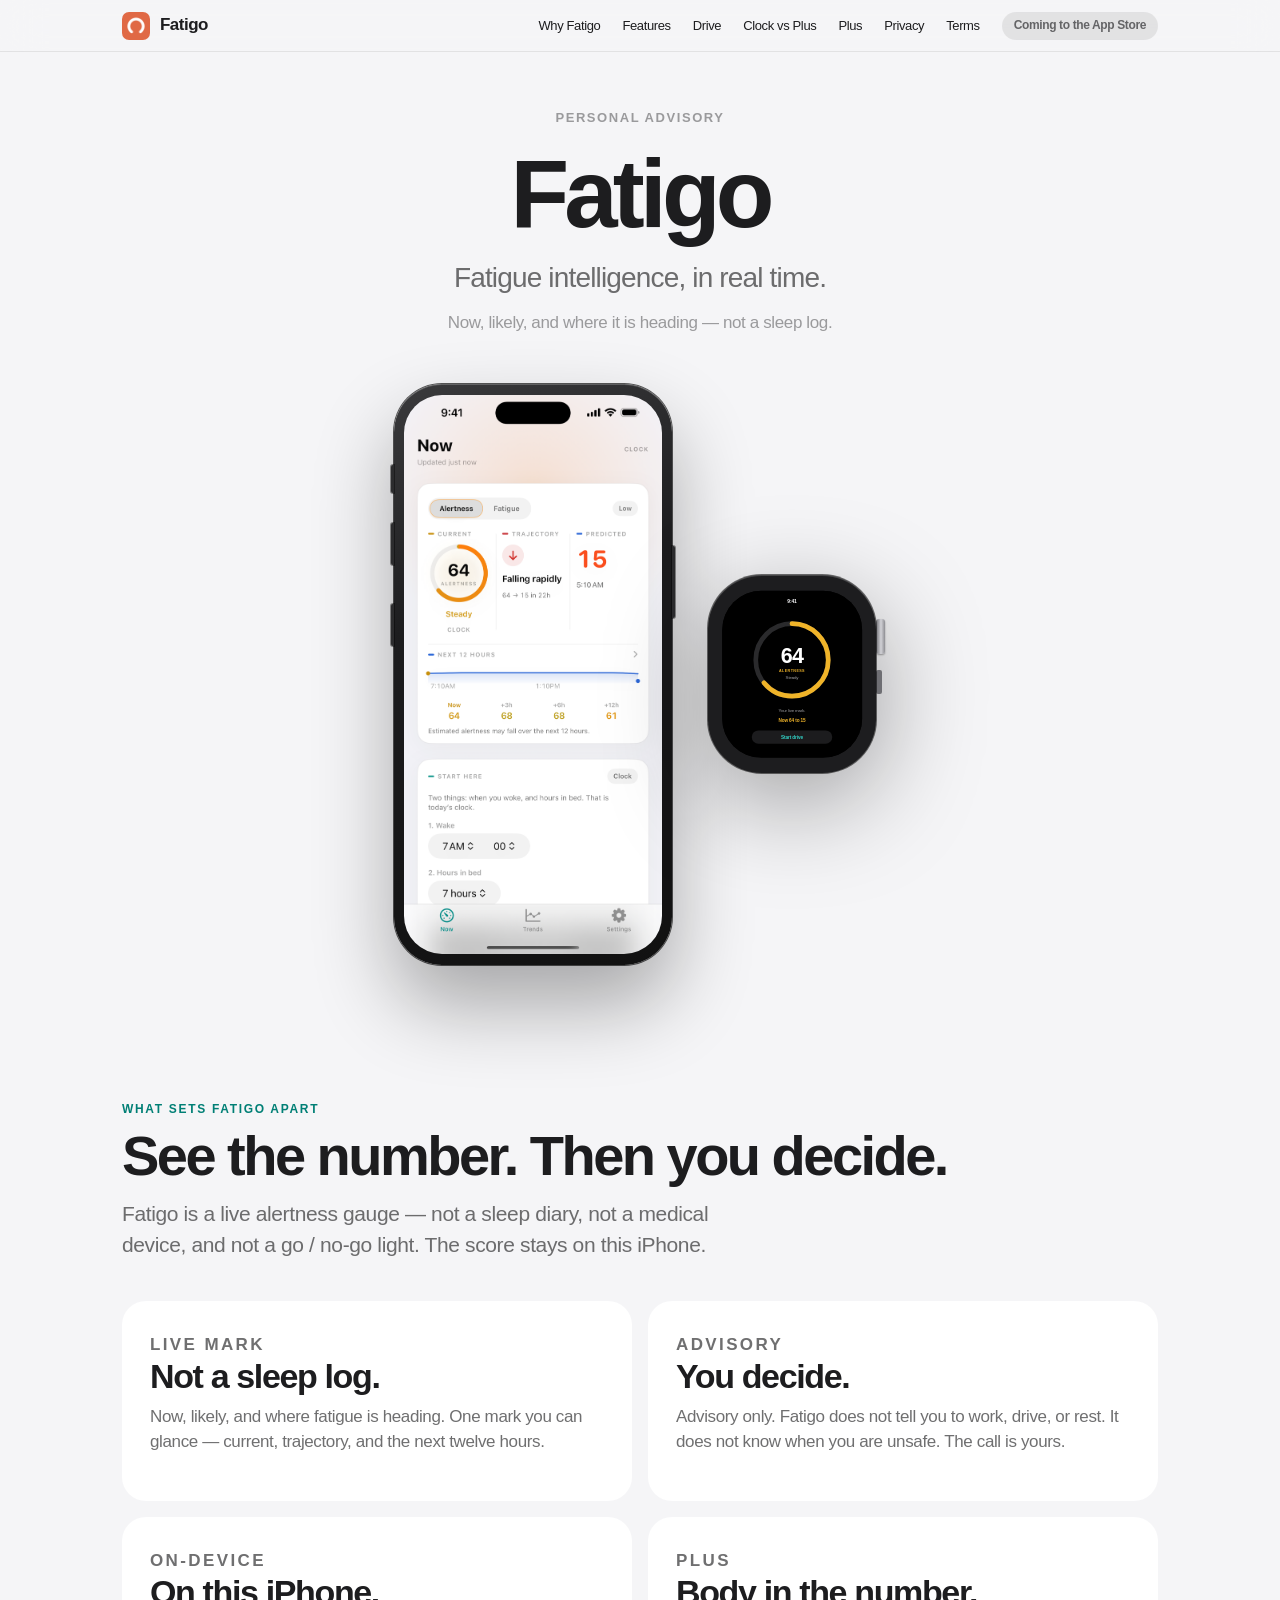
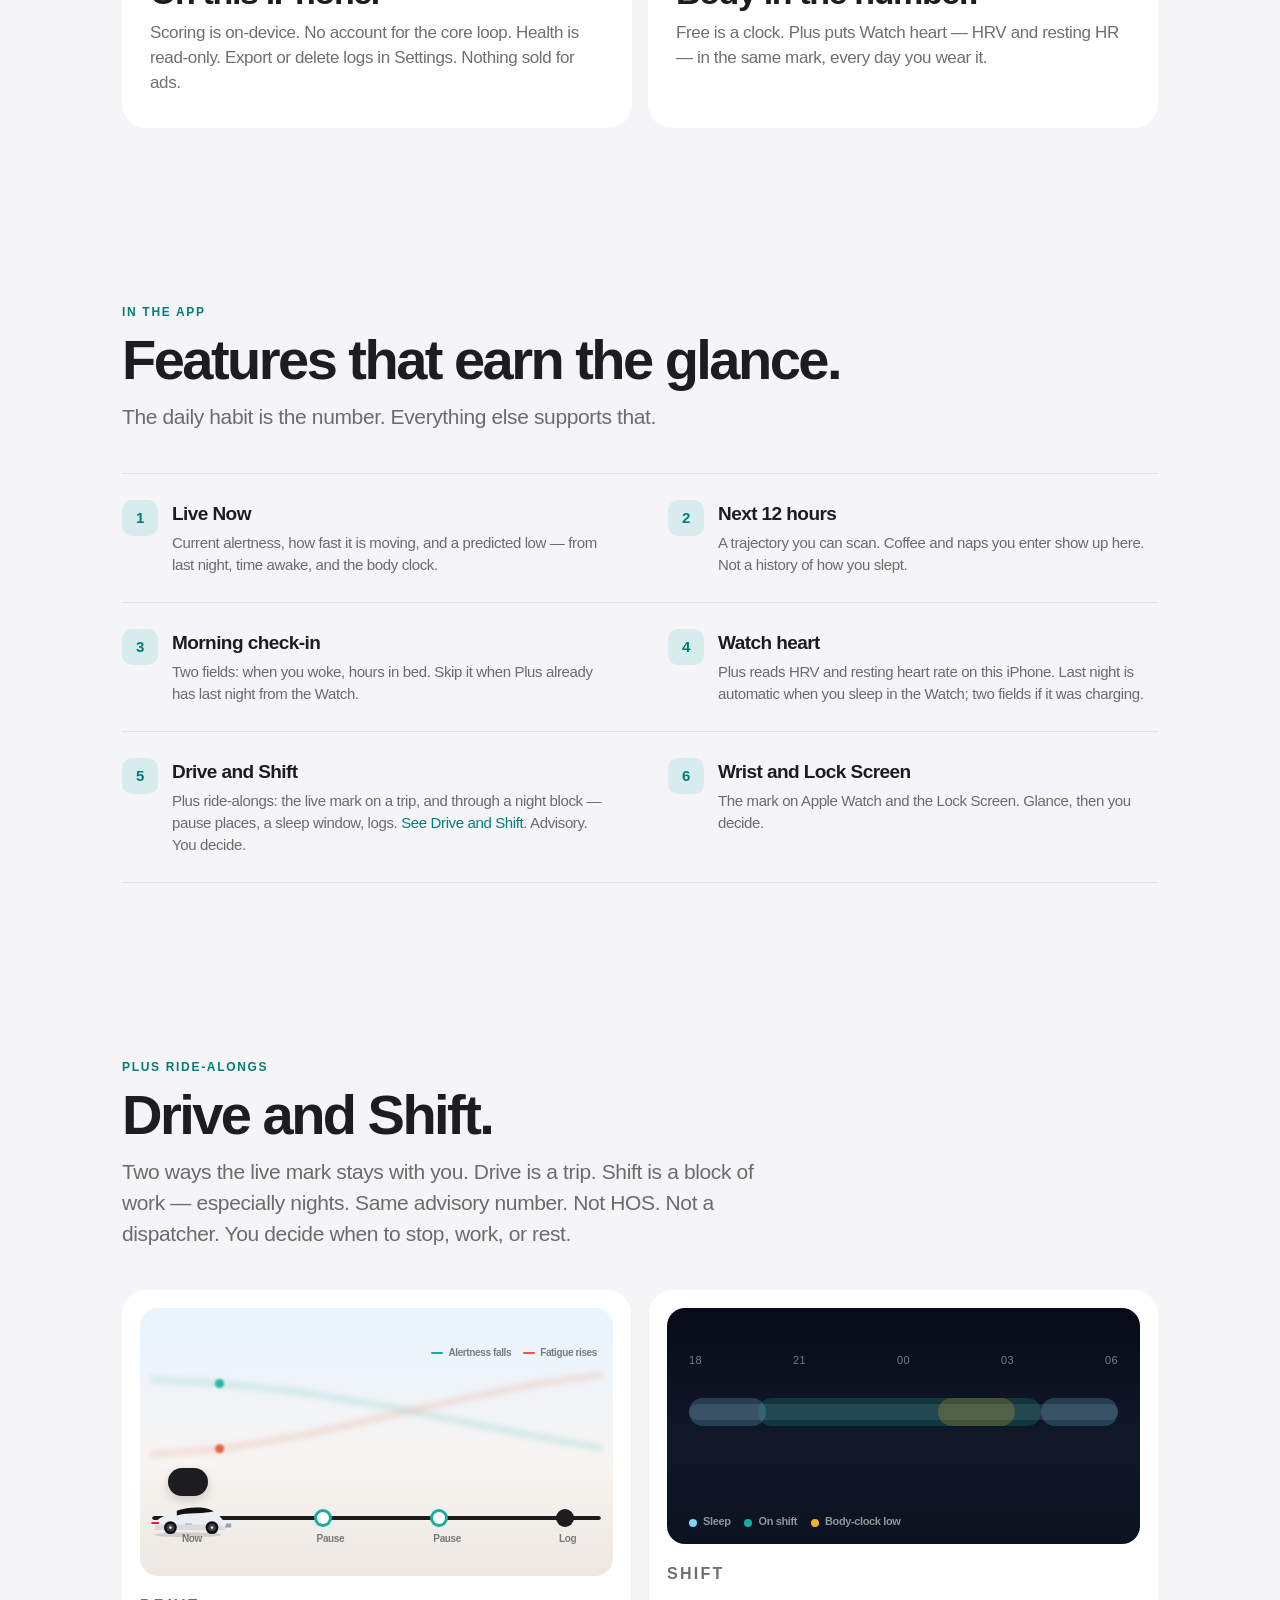
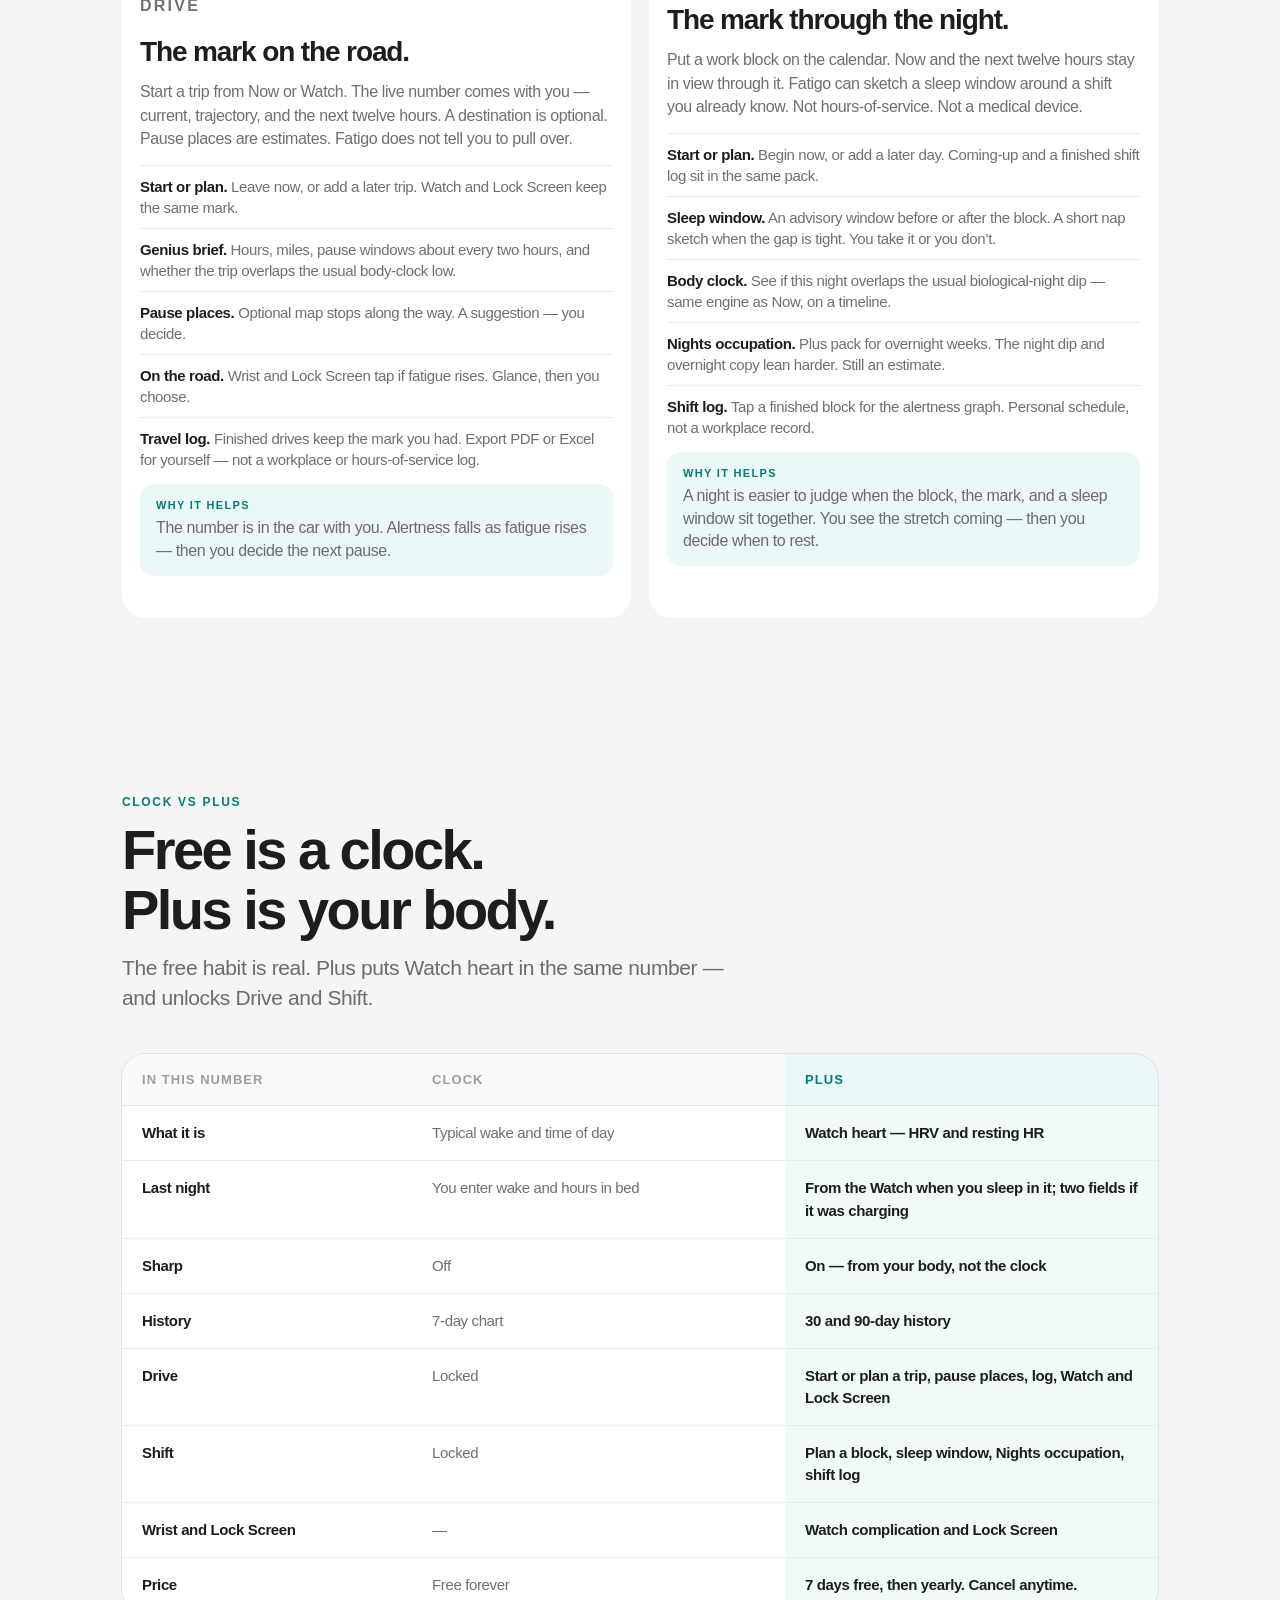
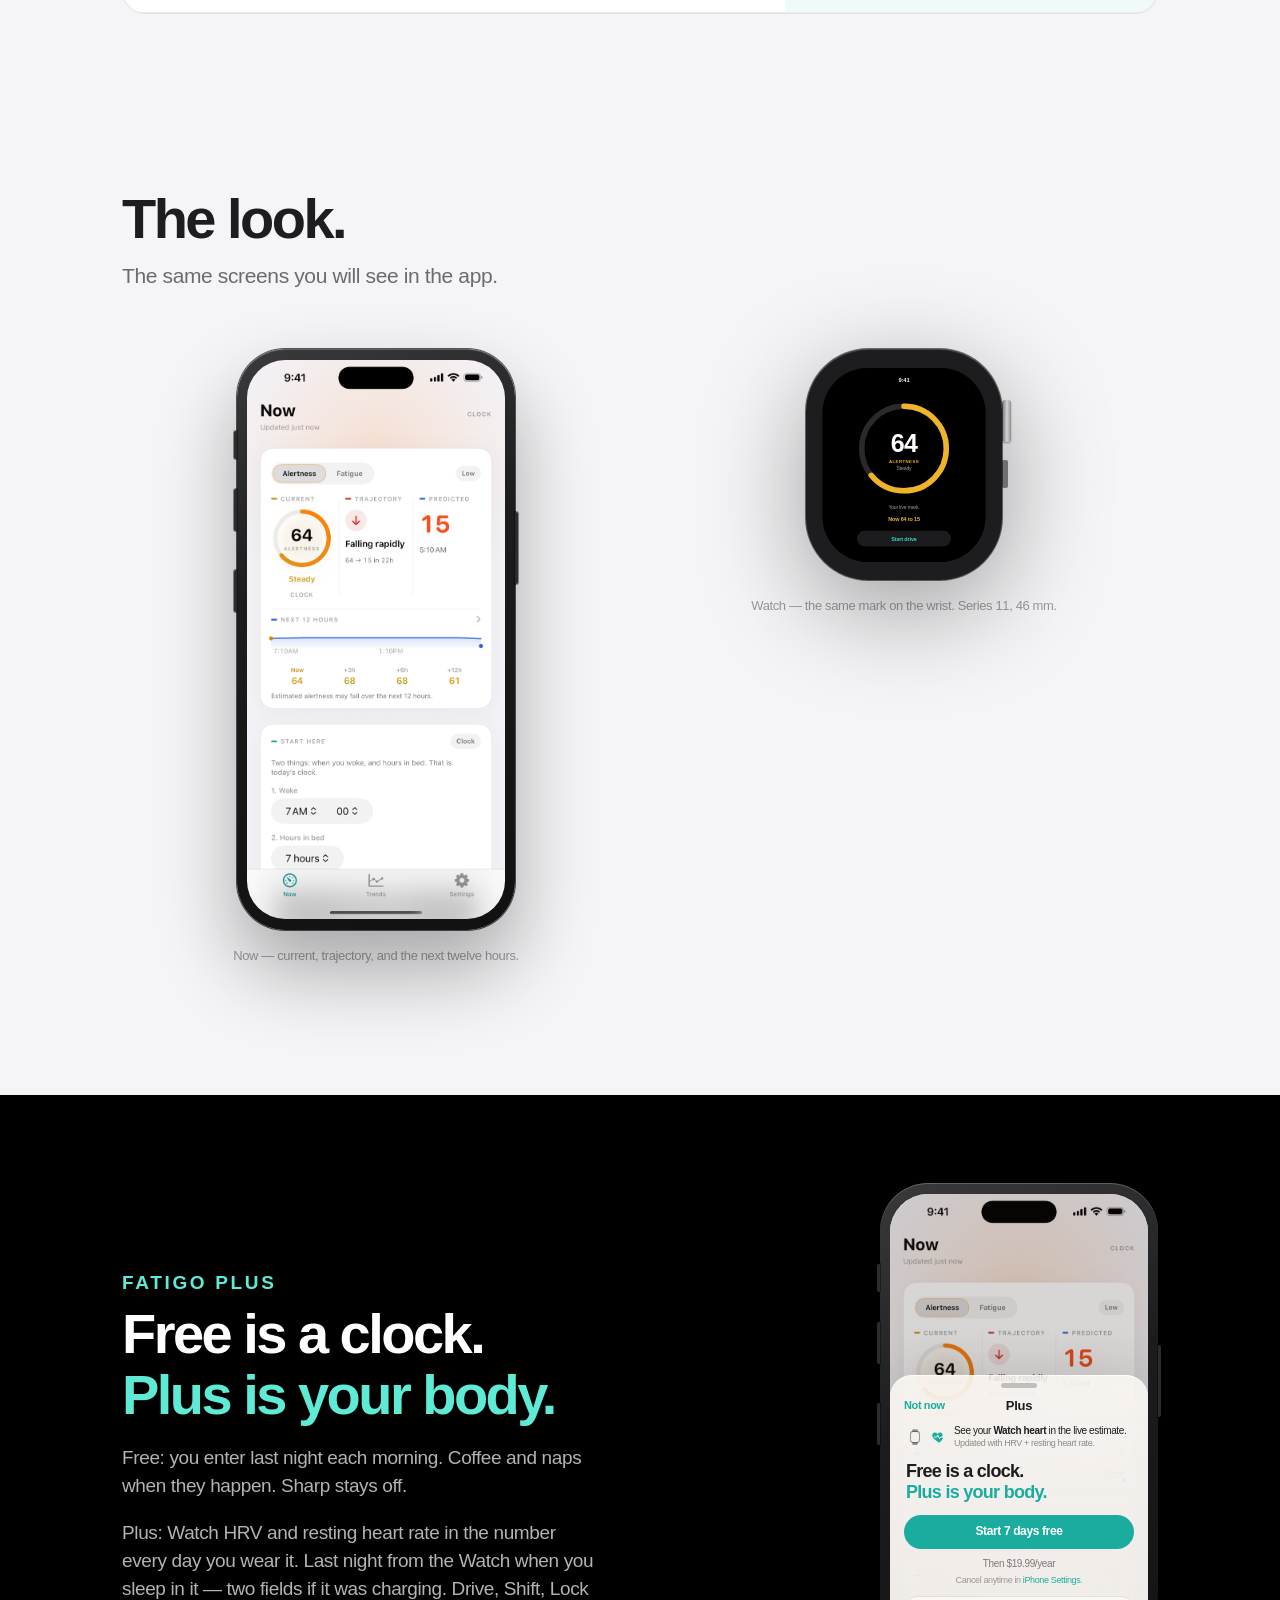
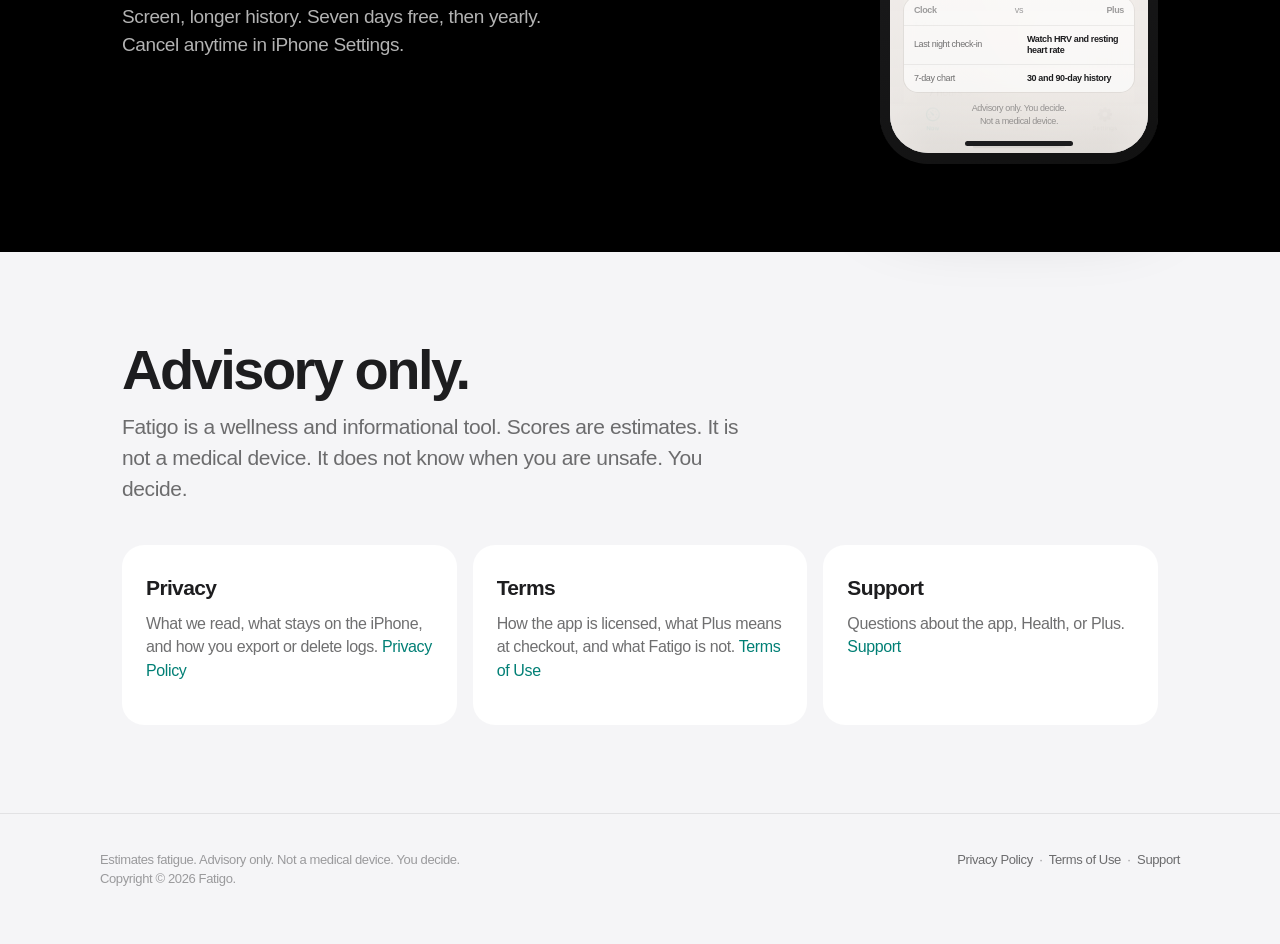
<file: index.html>
<!DOCTYPE html>
<html lang="en">
<head>
  <meta charset="utf-8" />
  <meta name="viewport" content="width=device-width, initial-scale=1" />
  <title>Fatigo — Fatigue intelligence, in real time</title>
  <meta name="description" content="Fatigo is a personal alertness gauge. Now, likely, and where fatigue is heading. Advisory only. You decide." />
  <meta property="og:title" content="Fatigo" />
  <meta property="og:description" content="Fatigue intelligence, in real time." />
  <meta property="og:image" content="media/og.png" />
  <link rel="icon" href="media/icon.png" type="image/png" />
  <link rel="apple-touch-icon" href="media/icon.png" />
  <link rel="stylesheet" href="styles.css?v=21" />
</head>
<body>
  <nav class="nav">
    <div class="nav-inner">
      <a class="brand" href="index.html">
        <img src="media/icon.png" alt="" width="28" height="28" />
        Fatigo
      </a>
      <div class="nav-links">
        <a class="hide-sm" href="#usp">Why Fatigo</a>
        <a class="hide-sm" href="#features">Features</a>
        <a class="hide-sm" href="#ride">Drive</a>
        <a class="hide-sm" href="#compare">Clock vs Plus</a>
        <a class="hide-sm" href="#plus">Plus</a>
        <a href="privacy.html">Privacy</a>
        <a href="terms.html">Terms</a>
        <span class="pill muted">Coming to the App Store</span>
      </div>
    </div>
  </nav>

  <header class="hero">
    <p class="eyebrow">Personal advisory</p>
    <h1>Fatigo</h1>
    <p class="lede">Fatigue intelligence, in real time.</p>
    <p class="sub">Now, likely, and where it is heading — not a sleep log.</p>
  </header>

  <div class="phones">
    <div class="iphone">
      <span class="iphone-btn action" aria-hidden="true"></span>
      <span class="iphone-btn vol-up" aria-hidden="true"></span>
      <span class="iphone-btn vol-down" aria-hidden="true"></span>
      <span class="iphone-btn power" aria-hidden="true"></span>
      <div class="iphone-screen">
        <img src="media/now.png" width="645" height="1398" alt="Fatigo Now on iPhone — current alertness 64, trajectory, and next 12 hours" />
      </div>
    </div>
    <div class="watch" aria-label="Apple Watch Series 11, 46 mm. Screen 416 by 496 pixels.">
      <span class="watch-crown" aria-hidden="true"></span>
      <span class="watch-btn" aria-hidden="true"></span>
      <div class="watch-body" aria-hidden="true"></div>
      <div class="watch-screen">
        <svg viewBox="0 0 416 496" width="416" height="496" aria-hidden="true">
          <rect width="416" height="496" rx="86" fill="#000"/>
          <text x="208" y="36" text-anchor="middle" fill="#f5f5f7" font-family="-apple-system, Helvetica, Arial, sans-serif" font-size="15" font-weight="600">9:41</text>
          <g transform="translate(208,206)">
            <circle r="108" fill="none" stroke="#2a2a2c" stroke-width="14"/>
            <circle class="ring-live" r="108" fill="none" stroke="#F0B429" stroke-width="14" stroke-linecap="round" stroke-dasharray="434.3 244.3" transform="rotate(-90)"/>
            <text y="8" text-anchor="middle" fill="#fff" font-family="-apple-system, Helvetica, Arial, sans-serif" font-size="64" font-weight="700" letter-spacing="-2">64</text>
            <text y="36" text-anchor="middle" fill="#F0B429" font-family="-apple-system, Helvetica, Arial, sans-serif" font-size="11" font-weight="650" letter-spacing="1.2">ALERTNESS</text>
            <text y="56" text-anchor="middle" fill="#a1a1a6" font-family="-apple-system, Helvetica, Arial, sans-serif" font-size="13" font-weight="500">Steady</text>
          </g>
          <text x="208" y="360" text-anchor="middle" fill="#a1a1a6" font-family="-apple-system, Helvetica, Arial, sans-serif" font-size="13" font-weight="500">Your live mark.</text>
          <text x="208" y="392" text-anchor="middle" fill="#F0B429" font-family="-apple-system, Helvetica, Arial, sans-serif" font-size="14" font-weight="650">Now 64 to 15</text>
          <rect x="88" y="416" width="240" height="40" rx="20" fill="#1c1c1e"/>
          <text x="208" y="442" text-anchor="middle" fill="#32D4C8" font-family="-apple-system, Helvetica, Arial, sans-serif" font-size="14" font-weight="600">Start drive</text>
        </svg>
      </div>
    </div>
  </div>

  <section class="band reveal" id="usp">
    <p class="kicker">What sets Fatigo apart</p>
    <h2>See the number. Then you decide.</h2>
    <p class="intro">Fatigo is a live alertness gauge — not a sleep diary, not a medical device, and not a go / no-go light. The score stays on this iPhone.</p>
    <div class="usp-grid">
      <article class="usp-card reveal" style="--d: 0.04s">
        <p class="kicker">Live mark</p>
        <h3>Not a sleep log.</h3>
        <p>Now, likely, and where fatigue is heading. One mark you can glance — current, trajectory, and the next twelve hours.</p>
      </article>
      <article class="usp-card reveal" style="--d: 0.12s">
        <p class="kicker">Advisory</p>
        <h3>You decide.</h3>
        <p>Advisory only. Fatigo does not tell you to work, drive, or rest. It does not know when you are unsafe. The call is yours.</p>
      </article>
      <article class="usp-card reveal" style="--d: 0.2s">
        <p class="kicker">On-device</p>
        <h3>On this iPhone.</h3>
        <p>Scoring is on-device. No account for the core loop. Health is read-only. Export or delete logs in Settings. Nothing sold for ads.</p>
      </article>
      <article class="usp-card reveal" style="--d: 0.28s">
        <p class="kicker">Plus</p>
        <h3>Body in the number.</h3>
        <p>Free is a clock. Plus puts Watch heart — HRV and resting HR — in the same mark, every day you wear it.</p>
      </article>
    </div>
  </section>

  <section class="band reveal" id="features">
    <p class="kicker">In the app</p>
    <h2>Features that earn the glance.</h2>
    <p class="intro">The daily habit is the number. Everything else supports that.</p>
    <div class="feature-list">
      <article class="feature reveal">
        <div class="mark" aria-hidden="true">1</div>
        <div>
          <h3>Live Now</h3>
          <p>Current alertness, how fast it is moving, and a predicted low — from last night, time awake, and the body clock.</p>
        </div>
      </article>
      <article class="feature reveal" style="--d: 0.06s">
        <div class="mark" aria-hidden="true">2</div>
        <div>
          <h3>Next 12 hours</h3>
          <p>A trajectory you can scan. Coffee and naps you enter show up here. Not a history of how you slept.</p>
        </div>
      </article>
      <article class="feature reveal" style="--d: 0.12s">
        <div class="mark" aria-hidden="true">3</div>
        <div>
          <h3>Morning check-in</h3>
          <p>Two fields: when you woke, hours in bed. Skip it when Plus already has last night from the Watch.</p>
        </div>
      </article>
      <article class="feature reveal" style="--d: 0.18s">
        <div class="mark" aria-hidden="true">4</div>
        <div>
          <h3>Watch heart</h3>
          <p>Plus reads HRV and resting heart rate on this iPhone. Last night is automatic when you sleep in the Watch; two fields if it was charging.</p>
        </div>
      </article>
      <article class="feature reveal" style="--d: 0.24s">
        <div class="mark" aria-hidden="true">5</div>
        <div>
          <h3>Drive and Shift</h3>
          <p>Plus ride-alongs: the live mark on a trip, and through a night block — pause places, a sleep window, logs. <a href="#ride">See Drive and Shift</a>. Advisory. You decide.</p>
        </div>
      </article>
      <article class="feature reveal" style="--d: 0.3s">
        <div class="mark" aria-hidden="true">6</div>
        <div>
          <h3>Wrist and Lock Screen</h3>
          <p>The mark on Apple Watch and the Lock Screen. Glance, then you decide.</p>
        </div>
      </article>
    </div>
  </section>

  <section class="band reveal" id="ride">
    <p class="kicker">Plus ride-alongs</p>
    <h2>Drive and Shift.</h2>
    <p class="intro">Two ways the live mark stays with you. Drive is a trip. Shift is a block of work — especially nights. Same advisory number. Not HOS. Not a dispatcher. You decide when to stop, work, or rest.</p>
    <div class="ride-grid">
      <article class="ride-card reveal">
        <div class="ride-stage drive-flow" aria-hidden="true">
          <svg class="fatigue-graph" viewBox="0 0 400 120" preserveAspectRatio="none" aria-hidden="true">
            <polyline class="alt-line guide" points="4,24 70,28 140,36 210,48 280,62 340,74 396,84"/>
            <polyline class="fat-line guide" points="4,90 70,84 140,72 210,56 280,40 340,28 396,20"/>
            <polyline class="alt-line draw" points="4,24 70,28 140,36 210,48 280,62 340,74 396,84"/>
            <polyline class="fat-line draw" points="4,90 70,84 140,72 210,56 280,40 340,28 396,20"/>
            <circle class="graph-dot alt" r="4" fill="#1aad9f">
              <animateMotion dur="16s" repeatCount="indefinite" path="M4,24 L70,28 140,36 210,48 280,62 340,74 396,84"/>
            </circle>
            <circle class="graph-dot fat" r="4" fill="#e15a3a">
              <animateMotion dur="16s" repeatCount="indefinite" path="M4,90 L70,84 140,72 210,56 280,40 340,28 396,20"/>
            </circle>
          </svg>
          <p class="graph-key"><span class="k alt">Alertness falls</span><span class="k fat">Fatigue rises</span></p>
          <div class="flow-status">
            <span class="flow-step s1">Start drive · alertness 64</span>
            <span class="flow-step s2">Fatigue rising</span>
            <span class="flow-step s3">Pause · you decide</span>
            <span class="flow-step s4">Watch tap · 49</span>
            <span class="flow-step s5">Arrive · travel log</span>
          </div>
          <div class="flow-callout pause-tip">Pause · you decide</div>
          <div class="flow-callout tap-tip">Watch tap</div>
          <div class="drive-route">
            <div class="drive-line"></div>
            <span class="drive-pin" style="left:8%"><b></b><i>Now</i></span>
            <span class="drive-pin pause p1" style="left:38%"><b></b><i>Pause</i></span>
            <span class="drive-pin pause p2" style="left:64%"><b></b><i>Pause</i></span>
            <span class="drive-pin dest" style="left:92%"><b></b><i>Log</i></span>
            <div class="drive-car car">
              <span class="mark-chip" title="Alertness">
                <span class="n a">64</span>
                <span class="n b">58</span>
                <span class="n c">49</span>
              </span>
              <svg class="veh tesla" viewBox="0 0 120 50" width="96" height="40" aria-label="Tesla Model Y">
                <ellipse cx="60" cy="46" rx="42" ry="3" fill="rgba(28,28,30,.14)"/>
                <path fill="#eceff1" d="M18 36c0-5 4-10 11-13 9-4 20-9 32-11 10-2 20-1 28 3 6 3 11 8 14 12 2 3 3 5 3 6v3H18z"/>
                <path fill="#111" d="M46 16c8-3 18-5 30-4 6 .4 12 2 16 5-5 1-12 2-22 2-10 0-18 1-24 3z"/>
                <path fill="#d7dce0" d="M20 33h76c2 0 6 1 10 3v4H18c0-3 1-6 2-7z"/>
                <rect x="14" y="30" width="10" height="2.4" rx="1.2" fill="#e11d48"/>
                <rect x="102" y="29" width="12" height="2.6" rx="1.3" fill="#f8fafc" stroke="#cbd5e1" stroke-width=".4"/>
                <path fill="#94a3b8" d="M108 32h6v5h-8z"/>
                <rect x="56" y="32" width="9" height="1.1" rx=".5" fill="#94a3b8"/>
                <circle cx="38" cy="37" r="8" fill="#111"/>
                <circle cx="90" cy="37" r="8" fill="#111"/>
                <circle cx="38" cy="37" r="4.8" fill="#3f3f46"/>
                <circle cx="90" cy="37" r="4.8" fill="#3f3f46"/>
                <circle cx="38" cy="37" r="1.6" fill="#e5e7eb"/>
                <circle cx="90" cy="37" r="1.6" fill="#e5e7eb"/>
              </svg>
            </div>
          </div>
        </div>
        <p class="kicker">Drive</p>
        <h3>The mark on the road.</h3>
        <p>Start a trip from Now or Watch. The live number comes with you — current, trajectory, and the next twelve hours. A destination is optional. Pause places are estimates. Fatigo does not tell you to pull over.</p>
        <ul class="ride-points">
          <li><strong>Start or plan.</strong> Leave now, or add a later trip. Watch and Lock Screen keep the same mark.</li>
          <li><strong>Genius brief.</strong> Hours, miles, pause windows about every two hours, and whether the trip overlaps the usual body-clock low.</li>
          <li><strong>Pause places.</strong> Optional map stops along the way. A suggestion — you decide.</li>
          <li><strong>On the road.</strong> Wrist and Lock Screen tap if fatigue rises. Glance, then you choose.</li>
          <li><strong>Travel log.</strong> Finished drives keep the mark you had. Export PDF or Excel for yourself — not a workplace or hours-of-service log.</li>
        </ul>
        <p class="ride-why"><strong>Why it helps</strong> The number is in the car with you. Alertness falls as fatigue rises — then you decide the next pause.</p>
      </article>
      <article class="ride-card reveal" style="--d: 0.12s">
        <div class="ride-stage night shift-flow" aria-hidden="true">
          <div class="flow-status">
            <span class="flow-step s1">1 · Plan the night</span>
            <span class="flow-step s2">2 · Sleep window</span>
            <span class="flow-step s3">3 · On shift · same mark</span>
            <span class="flow-step s4">4 · Body-clock low</span>
            <span class="flow-step s5">5 · Sleep after · log</span>
          </div>
          <div class="shift-hours">
            <span>18</span><span>21</span><span>00</span><span>03</span><span>06</span>
          </div>
          <div class="shift-rail">
            <div class="sleep-band before"></div>
            <div class="shift-block"></div>
            <div class="dip-band"></div>
            <div class="sleep-band after"></div>
            <div class="shift-now">
              <span class="mark-chip dark">
                <span class="n a">68</span>
                <span class="n b">54</span>
                <span class="n c">38</span>
              </span>
            </div>
          </div>
          <p class="shift-legend"><span class="lg sleep">Sleep</span><span class="lg work">On shift</span><span class="lg dip">Body-clock low</span></p>
        </div>
        <p class="kicker">Shift</p>
        <h3>The mark through the night.</h3>
        <p>Put a work block on the calendar. Now and the next twelve hours stay in view through it. Fatigo can sketch a sleep window around a shift you already know. Not hours-of-service. Not a medical device.</p>
        <ul class="ride-points">
          <li><strong>Start or plan.</strong> Begin now, or add a later day. Coming-up and a finished shift log sit in the same pack.</li>
          <li><strong>Sleep window.</strong> An advisory window before or after the block. A short nap sketch when the gap is tight. You take it or you don’t.</li>
          <li><strong>Body clock.</strong> See if this night overlaps the usual biological-night dip — same engine as Now, on a timeline.</li>
          <li><strong>Nights occupation.</strong> Plus pack for overnight weeks. The night dip and overnight copy lean harder. Still an estimate.</li>
          <li><strong>Shift log.</strong> Tap a finished block for the alertness graph. Personal schedule, not a workplace record.</li>
        </ul>
        <p class="ride-why"><strong>Why it helps</strong> A night is easier to judge when the block, the mark, and a sleep window sit together. You see the stretch coming — then you decide when to rest.</p>
      </article>
    </div>
  </section>

  <section class="band reveal" id="compare">
    <p class="kicker">Clock vs Plus</p>
    <h2>Free is a clock.<br />Plus is your body.</h2>
    <p class="intro">The free habit is real. Plus puts Watch heart in the same number — and unlocks Drive and Shift.</p>
    <div class="compare-wrap reveal">
      <table class="compare">
        <thead>
          <tr>
            <th scope="col">In this number</th>
            <th scope="col">Clock</th>
            <th scope="col">Plus</th>
          </tr>
        </thead>
        <tbody>
          <tr>
            <th scope="row">What it is</th>
            <td>Typical wake and time of day</td>
            <td class="plus-cell">Watch heart — HRV and resting HR</td>
          </tr>
          <tr>
            <th scope="row">Last night</th>
            <td>You enter wake and hours in bed</td>
            <td class="plus-cell">From the Watch when you sleep in it; two fields if it was charging</td>
          </tr>
          <tr>
            <th scope="row">Sharp</th>
            <td>Off</td>
            <td class="plus-cell">On — from your body, not the clock</td>
          </tr>
          <tr>
            <th scope="row">History</th>
            <td>7-day chart</td>
            <td class="plus-cell">30 and 90-day history</td>
          </tr>
          <tr>
            <th scope="row">Drive</th>
            <td>Locked</td>
            <td class="plus-cell">Start or plan a trip, pause places, log, Watch and Lock Screen</td>
          </tr>
          <tr>
            <th scope="row">Shift</th>
            <td>Locked</td>
            <td class="plus-cell">Plan a block, sleep window, Nights occupation, shift log</td>
          </tr>
          <tr>
            <th scope="row">Wrist and Lock Screen</th>
            <td>—</td>
            <td class="plus-cell">Watch complication and Lock Screen</td>
          </tr>
          <tr>
            <th scope="row">Price</th>
            <td>Free forever</td>
            <td class="plus-cell">7 days free, then yearly. Cancel anytime.</td>
          </tr>
        </tbody>
      </table>
    </div>
  </section>

  <section class="band reveal" id="look">
    <h2>The look.</h2>
    <p class="intro">The same screens you will see in the app.</p>
    <div class="gallery">
      <figure class="shot">
        <div class="iphone">
          <span class="iphone-btn action" aria-hidden="true"></span>
          <span class="iphone-btn vol-up" aria-hidden="true"></span>
          <span class="iphone-btn vol-down" aria-hidden="true"></span>
          <span class="iphone-btn power" aria-hidden="true"></span>
          <div class="iphone-screen">
            <img src="media/now.png" width="645" height="1398" alt="Now: current 64, falling rapidly toward 15 at 5:10 AM" />
          </div>
        </div>
        <figcaption class="caption">Now — current, trajectory, and the next twelve hours.</figcaption>
      </figure>
      <figure class="shot">
        <div class="watch" aria-label="Apple Watch Series 11, 46 mm">
          <span class="watch-crown" aria-hidden="true"></span>
          <span class="watch-btn" aria-hidden="true"></span>
          <div class="watch-body" aria-hidden="true"></div>
          <div class="watch-screen">
            <svg viewBox="0 0 416 496" width="416" height="496" aria-hidden="true">
              <rect width="416" height="496" rx="86" fill="#000"/>
              <text x="208" y="36" text-anchor="middle" fill="#f5f5f7" font-family="-apple-system, Helvetica, Arial, sans-serif" font-size="15" font-weight="600">9:41</text>
              <g transform="translate(208,206)">
                <circle r="108" fill="none" stroke="#2a2a2c" stroke-width="14"/>
                <circle class="ring-live" r="108" fill="none" stroke="#F0B429" stroke-width="14" stroke-linecap="round" stroke-dasharray="434.3 244.3" transform="rotate(-90)"/>
                <text y="8" text-anchor="middle" fill="#fff" font-family="-apple-system, Helvetica, Arial, sans-serif" font-size="64" font-weight="700" letter-spacing="-2">64</text>
                <text y="36" text-anchor="middle" fill="#F0B429" font-family="-apple-system, Helvetica, Arial, sans-serif" font-size="11" font-weight="650" letter-spacing="1.2">ALERTNESS</text>
                <text y="56" text-anchor="middle" fill="#a1a1a6" font-family="-apple-system, Helvetica, Arial, sans-serif" font-size="13" font-weight="500">Steady</text>
              </g>
              <text x="208" y="360" text-anchor="middle" fill="#a1a1a6" font-family="-apple-system, Helvetica, Arial, sans-serif" font-size="13" font-weight="500">Your live mark.</text>
              <text x="208" y="392" text-anchor="middle" fill="#F0B429" font-family="-apple-system, Helvetica, Arial, sans-serif" font-size="14" font-weight="650">Now 64 to 15</text>
              <rect x="88" y="416" width="240" height="40" rx="20" fill="#1c1c1e"/>
              <text x="208" y="442" text-anchor="middle" fill="#32D4C8" font-family="-apple-system, Helvetica, Arial, sans-serif" font-size="14" font-weight="600">Start drive</text>
            </svg>
          </div>
        </div>
        <figcaption class="caption">Watch — the same mark on the wrist. Series 11, 46 mm.</figcaption>
      </figure>
    </div>
  </section>

  <section class="dark reveal" id="plus">
    <div class="band plus-row">
      <div class="plus-copy">
        <p class="kicker">Fatigo Plus</p>
        <h2>Free is a clock.<br /><span class="accent-line">Plus is your body.</span></h2>
        <p>Free: you enter last night each morning. Coffee and naps when they happen. Sharp stays off.</p>
        <p>Plus: Watch HRV and resting heart rate in the number every day you wear it. Last night from the Watch when you sleep in it — two fields if it was charging. Drive, Shift, Lock Screen, longer history. Seven days free, then yearly. Cancel anytime in iPhone Settings.</p>
      </div>
      <div class="iphone">
        <span class="iphone-btn action" aria-hidden="true"></span>
        <span class="iphone-btn vol-up" aria-hidden="true"></span>
        <span class="iphone-btn vol-down" aria-hidden="true"></span>
        <span class="iphone-btn power" aria-hidden="true"></span>
        <div class="iphone-screen plus-stage">
          <img class="plus-app" src="media/now.png" width="645" height="1398" alt="" />
          <div class="plus-dim" aria-hidden="true"></div>
          <div class="plus-sheet" role="img" aria-label="Fatigo Plus sheet over Now: Start 7 days free">
            <span class="plus-grabber" aria-hidden="true"></span>
            <div class="plus-sheet-nav">
              <span class="plus-sheet-cancel">Not now</span>
              <span class="plus-sheet-title">Plus</span>
              <span class="plus-sheet-cancel spacer">Not now</span>
            </div>
            <div class="plus-sheet-feature">
              <svg class="plus-ico" viewBox="0 0 32 32" aria-hidden="true"><rect x="11" y="2" width="10" height="5" rx="1.4" fill="currentColor"/><rect x="8" y="6" width="16" height="20" rx="5" fill="none" stroke="currentColor" stroke-width="1.8"/><rect x="11" y="25" width="10" height="5" rx="1.4" fill="currentColor"/></svg>
              <svg class="plus-ico heart" viewBox="0 0 32 32" aria-hidden="true"><path fill="currentColor" d="M16 26s-9.2-5.8-11.4-10.6C3.2 12.4 4.7 8 8.6 8c2.2 0 3.8 1.3 4.7 3.1C14.2 9.3 15.8 8 18 8c3.9 0 5.4 4.4 4 7.4C25.2 20.2 16 26 16 26z"/><path d="M8 16h4l2-3 3 6 2-3h5" fill="none" stroke="#fff" stroke-width="1.6" stroke-linecap="round" stroke-linejoin="round"/></svg>
              <div>
                <p>See your <strong>Watch heart</strong> in the live estimate.</p>
                <p class="muted">Updated with HRV + resting heart rate.</p>
              </div>
            </div>
            <h3>Free is a clock.<br /><span>Plus is your body.</span></h3>
            <div class="plus-sheet-cta">Start 7 days free</div>
            <p class="plus-sheet-price">Then $19.99/year</p>
            <p class="plus-sheet-fine">Cancel anytime in <span>iPhone Settings</span>.</p>
            <div class="plus-sheet-table">
              <div class="row head"><span>Clock</span><span>vs</span><span>Plus</span></div>
              <div class="row">
                <span class="cell left">Last night check-in</span>
                <span class="cell right">Watch HRV and resting heart rate</span>
              </div>
              <div class="row">
                <span class="cell left">7-day chart</span>
                <span class="cell right">30 and 90-day history</span>
              </div>
            </div>
            <p class="plus-sheet-legal">Advisory only. You decide.<br />Not a medical device.</p>
          </div>
          <span class="home-bar" aria-hidden="true"></span>
        </div>
      </div>
    </div>
  </section>

  <section class="band reveal" id="legal">
    <h2>Advisory only.</h2>
    <p class="intro">Fatigo is a wellness and informational tool. Scores are estimates. It is not a medical device. It does not know when you are unsafe. You decide.</p>
    <div class="grid3">
      <article class="card reveal">
        <h3>Privacy</h3>
        <p>What we read, what stays on the iPhone, and how you export or delete logs. <a href="privacy.html">Privacy Policy</a></p>
      </article>
      <article class="card reveal" style="--d: 0.08s">
        <h3>Terms</h3>
        <p>How the app is licensed, what Plus means at checkout, and what Fatigo is not. <a href="terms.html">Terms of Use</a></p>
      </article>
      <article class="card reveal" style="--d: 0.16s">
        <h3>Support</h3>
        <p>Questions about the app, Health, or Plus. <a href="support.html">Support</a></p>
      </article>
    </div>
  </section>

  <footer class="footer">
    <div class="footer-inner">
      <div class="disclaimer">
        Estimates fatigue. Advisory only. Not a medical device. You decide.<br />
        Copyright © 2026 Fatigo.
      </div>
      <div>
        <a href="privacy.html">Privacy Policy</a>
        &nbsp;·&nbsp;
        <a href="terms.html">Terms of Use</a>
        &nbsp;·&nbsp;
        <a href="support.html">Support</a>
      </div>
    </div>
  </footer>
  <script src="motion.js" defer></script>
</body>
</html>
</file>
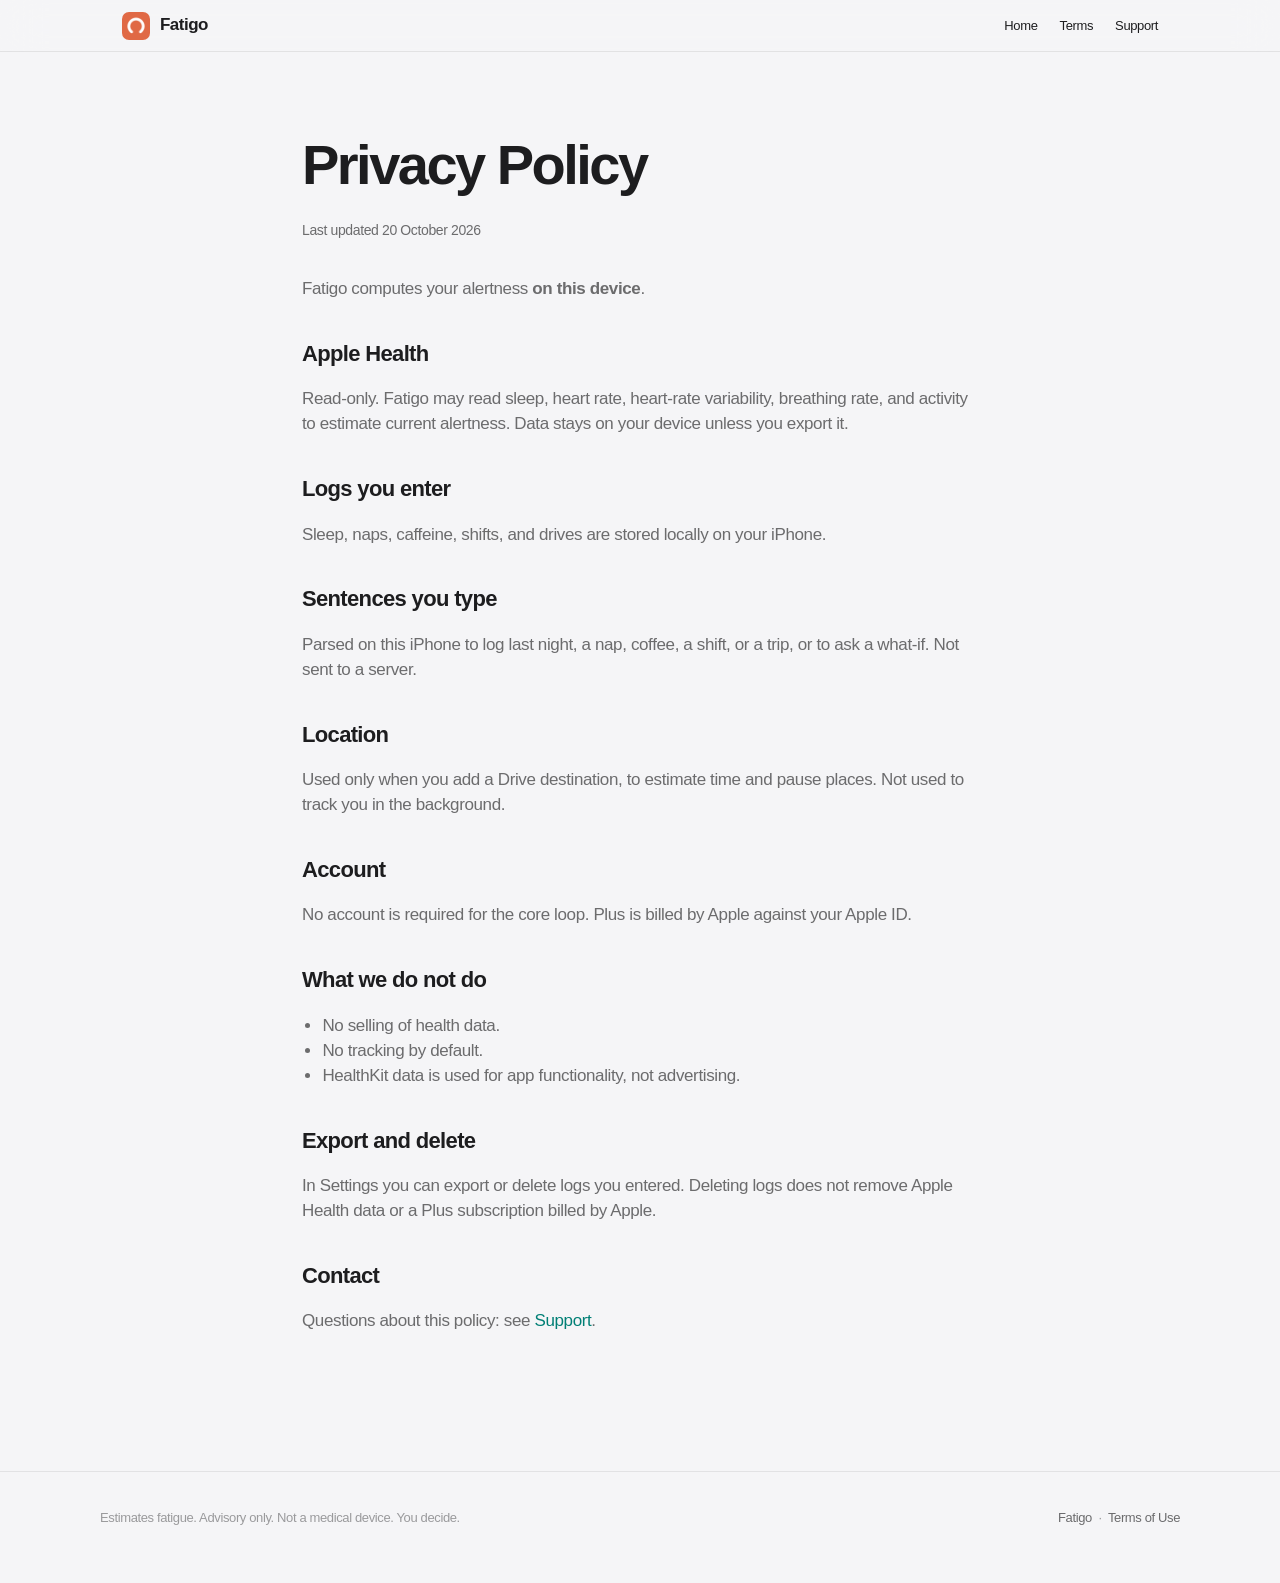
<file: privacy.html>
<!DOCTYPE html>
<html lang="en">
<head>
  <meta charset="utf-8" />
  <meta name="viewport" content="width=device-width, initial-scale=1" />
  <title>Privacy Policy — Fatigo</title>
  <meta name="description" content="Fatigo computes alertness on this device. How Health, logs, location, and Plus are handled." />
  <link rel="icon" href="media/icon.png" type="image/png" />
  <link rel="stylesheet" href="styles.css" />
</head>
<body>
  <nav class="nav">
    <div class="nav-inner">
      <a class="brand" href="index.html">
        <img src="media/icon.png" alt="" width="28" height="28" />
        Fatigo
      </a>
      <div class="nav-links">
        <a href="index.html">Home</a>
        <a href="terms.html">Terms</a>
        <a href="support.html">Support</a>
      </div>
    </div>
  </nav>

  <article class="legal-page">
    <h1>Privacy Policy</h1>
    <p class="updated">Last updated 20 October 2026</p>

    <p>Fatigo computes your alertness <strong>on this device</strong>.</p>

    <h2>Apple Health</h2>
    <p>Read-only. Fatigo may read sleep, heart rate, heart-rate variability, breathing rate, and activity to estimate current alertness. Data stays on your device unless you export it.</p>

    <h2>Logs you enter</h2>
    <p>Sleep, naps, caffeine, shifts, and drives are stored locally on your iPhone.</p>

    <h2>Sentences you type</h2>
    <p>Parsed on this iPhone to log last night, a nap, coffee, a shift, or a trip, or to ask a what-if. Not sent to a server.</p>

    <h2>Location</h2>
    <p>Used only when you add a Drive destination, to estimate time and pause places. Not used to track you in the background.</p>

    <h2>Account</h2>
    <p>No account is required for the core loop. Plus is billed by Apple against your Apple ID.</p>

    <h2>What we do not do</h2>
    <ul>
      <li>No selling of health data.</li>
      <li>No tracking by default.</li>
      <li>HealthKit data is used for app functionality, not advertising.</li>
    </ul>

    <h2>Export and delete</h2>
    <p>In Settings you can export or delete logs you entered. Deleting logs does not remove Apple Health data or a Plus subscription billed by Apple.</p>

    <h2>Contact</h2>
    <p>Questions about this policy: see <a href="support.html">Support</a>.</p>
  </article>

  <footer class="footer">
    <div class="footer-inner">
      <div class="disclaimer">Estimates fatigue. Advisory only. Not a medical device. You decide.</div>
      <div>
        <a href="index.html">Fatigo</a>
        &nbsp;·&nbsp;
        <a href="terms.html">Terms of Use</a>
      </div>
    </div>
  </footer>
</body>
</html>
</file>
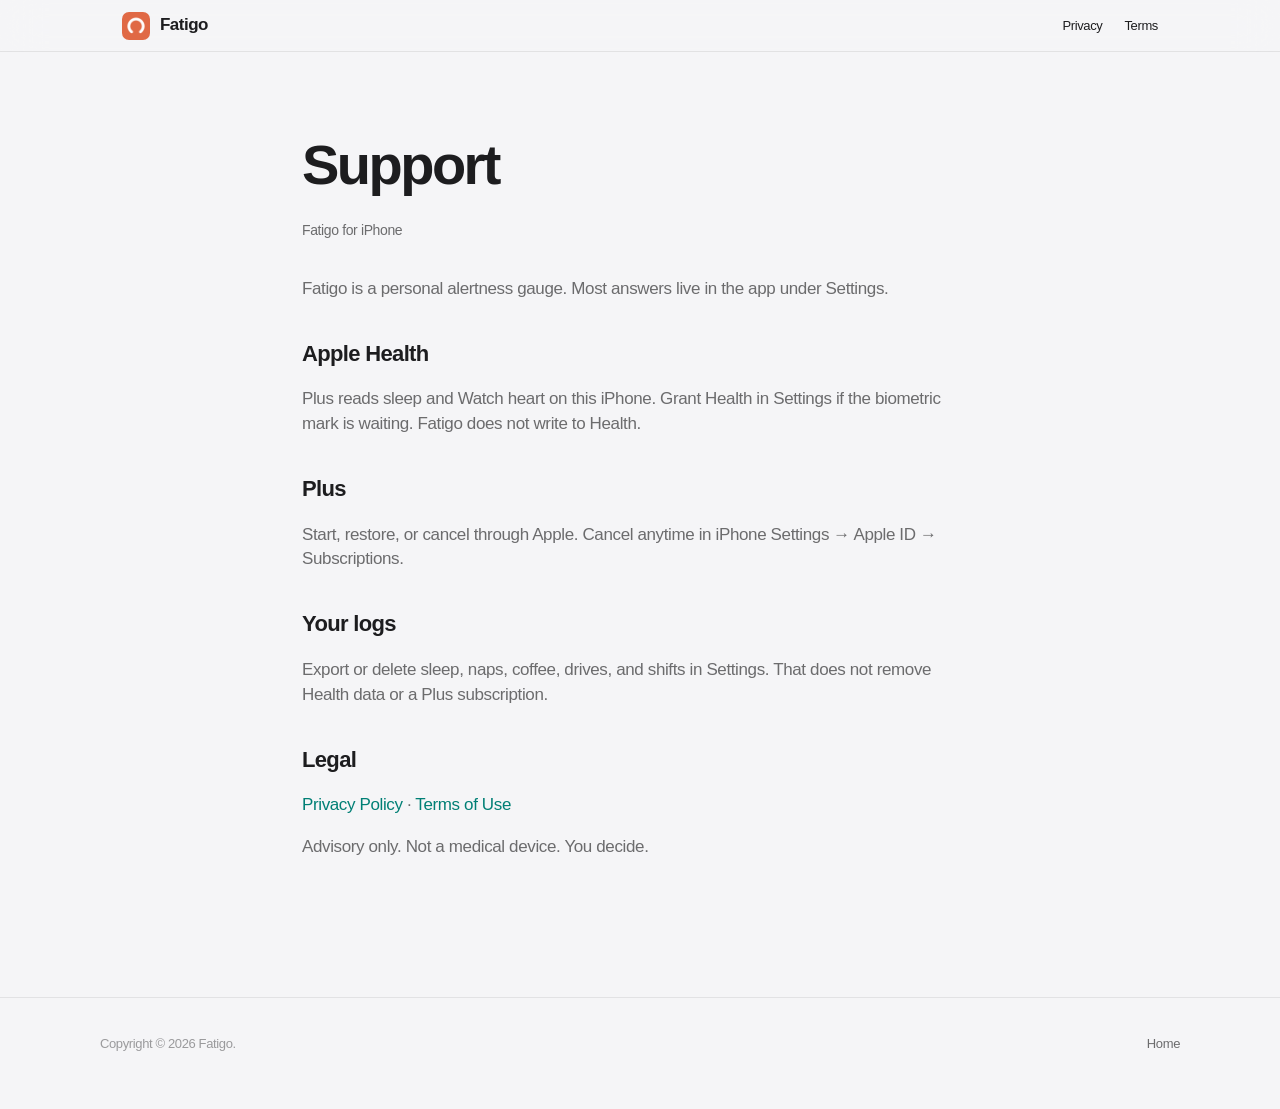
<file: support.html>
<!DOCTYPE html>
<html lang="en">
<head>
  <meta charset="utf-8" />
  <meta name="viewport" content="width=device-width, initial-scale=1" />
  <title>Support — Fatigo</title>
  <meta name="description" content="Support for Fatigo: Health, Plus, and on-device logs." />
  <link rel="icon" href="media/icon.png" type="image/png" />
  <link rel="stylesheet" href="styles.css" />
</head>
<body>
  <nav class="nav">
    <div class="nav-inner">
      <a class="brand" href="index.html">
        <img src="media/icon.png" alt="" width="28" height="28" />
        Fatigo
      </a>
      <div class="nav-links">
        <a href="privacy.html">Privacy</a>
        <a href="terms.html">Terms</a>
      </div>
    </div>
  </nav>

  <article class="legal-page">
    <h1>Support</h1>
    <p class="updated">Fatigo for iPhone</p>

    <p>Fatigo is a personal alertness gauge. Most answers live in the app under Settings.</p>

    <h2>Apple Health</h2>
    <p>Plus reads sleep and Watch heart on this iPhone. Grant Health in Settings if the biometric mark is waiting. Fatigo does not write to Health.</p>

    <h2>Plus</h2>
    <p>Start, restore, or cancel through Apple. Cancel anytime in iPhone Settings → Apple ID → Subscriptions.</p>

    <h2>Your logs</h2>
    <p>Export or delete sleep, naps, coffee, drives, and shifts in Settings. That does not remove Health data or a Plus subscription.</p>

    <h2>Legal</h2>
    <p><a href="privacy.html">Privacy Policy</a> · <a href="terms.html">Terms of Use</a></p>
    <p>Advisory only. Not a medical device. You decide.</p>
  </article>

  <footer class="footer">
    <div class="footer-inner">
      <div class="disclaimer">Copyright © 2026 Fatigo.</div>
      <div><a href="index.html">Home</a></div>
    </div>
  </footer>
</body>
</html>
</file>
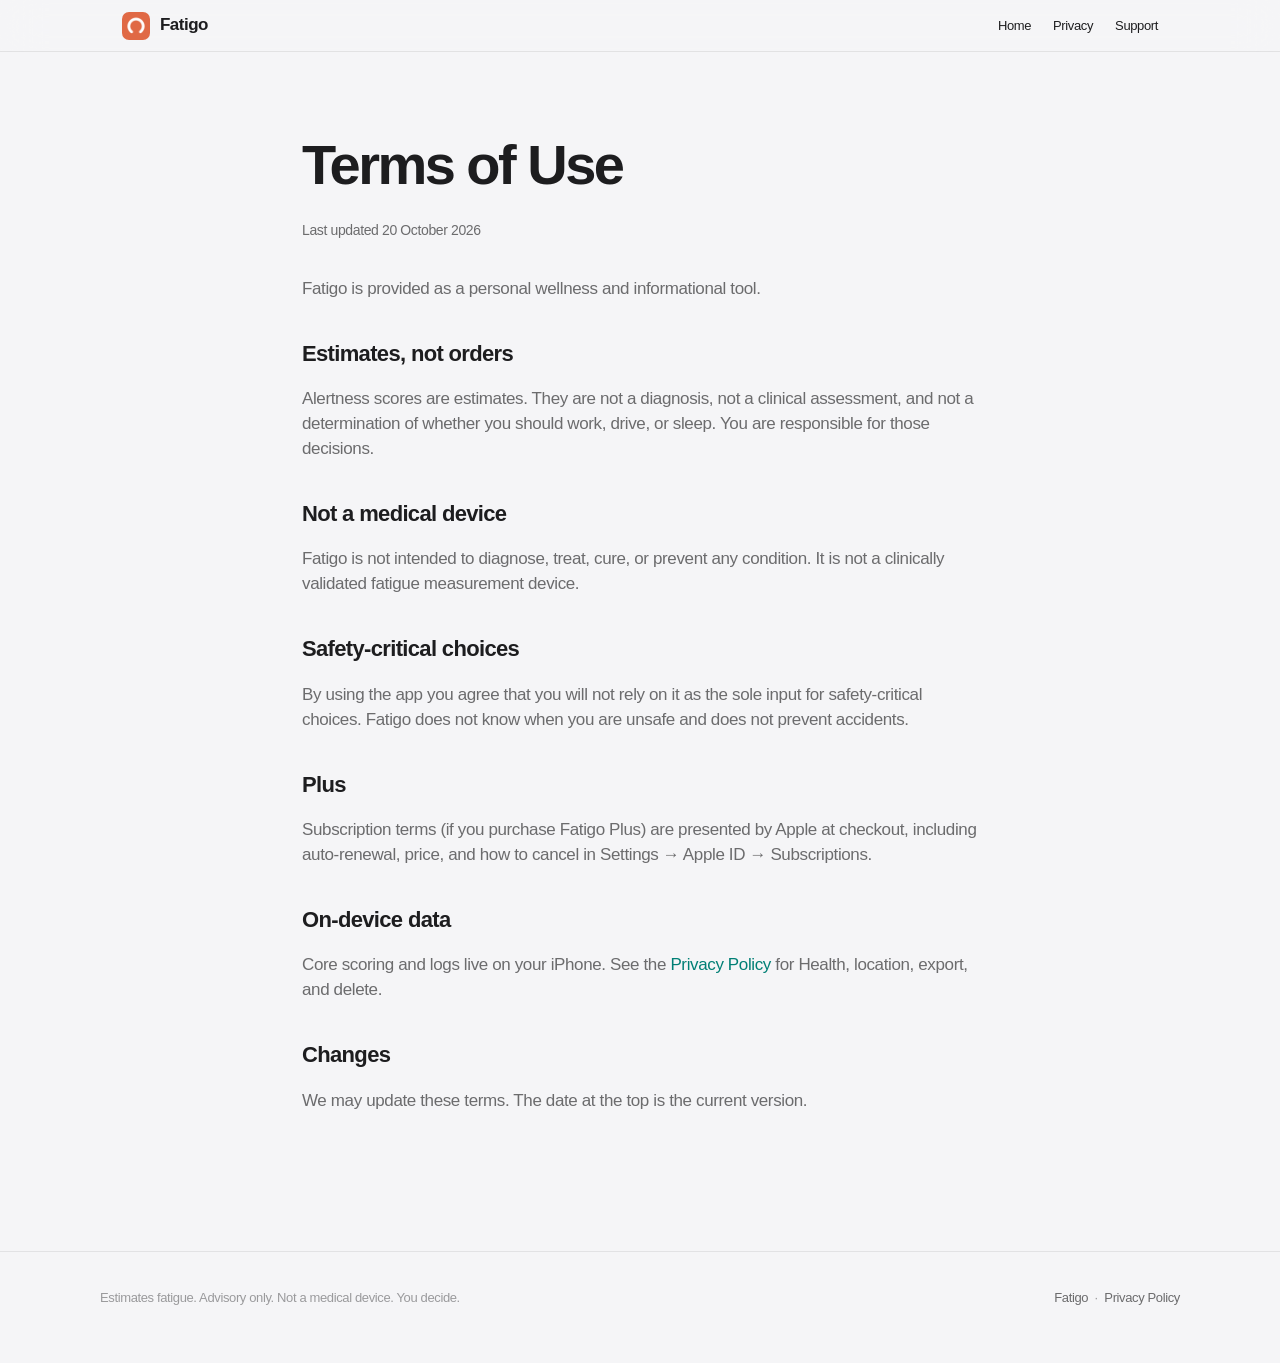
<file: terms.html>
<!DOCTYPE html>
<html lang="en">
<head>
  <meta charset="utf-8" />
  <meta name="viewport" content="width=device-width, initial-scale=1" />
  <title>Terms of Use — Fatigo</title>
  <meta name="description" content="Fatigo is a personal wellness tool. Alertness scores are estimates. You decide." />
  <link rel="icon" href="media/icon.png" type="image/png" />
  <link rel="stylesheet" href="styles.css" />
</head>
<body>
  <nav class="nav">
    <div class="nav-inner">
      <a class="brand" href="index.html">
        <img src="media/icon.png" alt="" width="28" height="28" />
        Fatigo
      </a>
      <div class="nav-links">
        <a href="index.html">Home</a>
        <a href="privacy.html">Privacy</a>
        <a href="support.html">Support</a>
      </div>
    </div>
  </nav>

  <article class="legal-page">
    <h1>Terms of Use</h1>
    <p class="updated">Last updated 20 October 2026</p>

    <p>Fatigo is provided as a personal wellness and informational tool.</p>

    <h2>Estimates, not orders</h2>
    <p>Alertness scores are estimates. They are not a diagnosis, not a clinical assessment, and not a determination of whether you should work, drive, or sleep. You are responsible for those decisions.</p>

    <h2>Not a medical device</h2>
    <p>Fatigo is not intended to diagnose, treat, cure, or prevent any condition. It is not a clinically validated fatigue measurement device.</p>

    <h2>Safety-critical choices</h2>
    <p>By using the app you agree that you will not rely on it as the sole input for safety-critical choices. Fatigo does not know when you are unsafe and does not prevent accidents.</p>

    <h2>Plus</h2>
    <p>Subscription terms (if you purchase Fatigo Plus) are presented by Apple at checkout, including auto-renewal, price, and how to cancel in Settings → Apple ID → Subscriptions.</p>

    <h2>On-device data</h2>
    <p>Core scoring and logs live on your iPhone. See the <a href="privacy.html">Privacy Policy</a> for Health, location, export, and delete.</p>

    <h2>Changes</h2>
    <p>We may update these terms. The date at the top is the current version.</p>
  </article>

  <footer class="footer">
    <div class="footer-inner">
      <div class="disclaimer">Estimates fatigue. Advisory only. Not a medical device. You decide.</div>
      <div>
        <a href="index.html">Fatigo</a>
        &nbsp;·&nbsp;
        <a href="privacy.html">Privacy Policy</a>
      </div>
    </div>
  </footer>
</body>
</html>
</file>
<file: styles.css>
:root {
  --bg: #f5f5f7;
  --bg-elevated: #ffffff;
  --ink: #1d1d1f;
  --ink-soft: rgba(29, 29, 31, 0.64);
  --ink-faint: rgba(29, 29, 31, 0.42);
  --hairline: rgba(0, 0, 0, 0.08);
  --accent: #00a89a;
  --accent-deep: #007f75;
  --coral: #e15a3a;
  --dark: #000000;
  --dark-elevated: #111113;
  --max: 1080px;
  --nav: 52px;
}

* { box-sizing: border-box; }
html { scroll-behavior: smooth; }
body {
  margin: 0;
  background: var(--bg);
  color: var(--ink);
  font-family: -apple-system, BlinkMacSystemFont, "SF Pro Display", "SF Pro Text", "Helvetica Neue", Helvetica, Arial, sans-serif;
  font-size: 17px;
  line-height: 1.47;
  letter-spacing: -0.022em;
  -webkit-font-smoothing: antialiased;
}

a { color: var(--accent-deep); text-decoration: none; }
a:hover { text-decoration: underline; }

.nav {
  position: sticky;
  top: 0;
  z-index: 20;
  height: var(--nav);
  backdrop-filter: saturate(180%) blur(20px);
  background: rgba(245, 245, 247, 0.72);
  border-bottom: 1px solid var(--hairline);
}
.nav-inner {
  max-width: var(--max);
  margin: 0 auto;
  height: 100%;
  padding: 0 22px;
  display: flex;
  align-items: center;
  justify-content: space-between;
  gap: 16px;
}
.brand {
  display: flex;
  align-items: center;
  gap: 10px;
  color: var(--ink);
  font-weight: 600;
  letter-spacing: -0.03em;
  text-decoration: none;
}
.brand:hover { text-decoration: none; }
.brand img {
  width: 28px;
  height: 28px;
  border-radius: 7px;
}
.nav-links {
  display: flex;
  align-items: center;
  gap: 22px;
  font-size: 13px;
  color: var(--ink);
}
.nav-links a { color: var(--ink); }
.pill {
  display: inline-flex;
  align-items: center;
  height: 28px;
  padding: 0 12px;
  border-radius: 980px;
  background: var(--ink);
  color: #fff !important;
  font-size: 12px;
  font-weight: 600;
  text-decoration: none !important;
}
.pill.muted {
  background: rgba(0, 0, 0, 0.08);
  color: var(--ink-soft) !important;
  pointer-events: none;
}

.hero {
  padding: 56px 22px 12px;
  text-align: center;
}
.eyebrow {
  font-size: 13px;
  font-weight: 600;
  letter-spacing: 0.12em;
  text-transform: uppercase;
  color: var(--ink-faint);
  margin: 0 0 18px;
}
.hero h1 {
  margin: 0;
  font-size: clamp(56px, 10vw, 96px);
  line-height: 1.02;
  letter-spacing: -0.05em;
  font-weight: 700;
}
.hero .lede {
  margin: 18px auto 0;
  max-width: 560px;
  font-size: clamp(21px, 3vw, 28px);
  line-height: 1.2;
  letter-spacing: -0.03em;
  font-weight: 500;
  color: var(--ink-soft);
}
.hero .sub {
  margin: 16px auto 0;
  max-width: 520px;
  color: var(--ink-faint);
}

.phones {
  display: flex;
  justify-content: center;
  align-items: center;
  gap: 36px;
  padding: 36px 22px 48px;
  overflow: visible;
}

/* iPhone hardware frame around 6.7" screenshots */
.iphone {
  position: relative;
  width: min(278px, 56vw);
  max-width: 278px;
  flex: 0 0 auto;
  padding: 11px 10px;
  background: linear-gradient(160deg, #3a3a3c 0%, #1c1c1e 38%, #111 100%);
  border-radius: 48px;
  box-shadow:
    0 1px 0 rgba(255, 255, 255, 0.22) inset,
    0 0 0 1px rgba(0, 0, 0, 0.65),
    0 40px 80px rgba(0, 0, 0, 0.32);
}
.iphone-screen {
  aspect-ratio: 1290 / 2796;
  border-radius: 38px;
  overflow: hidden;
  background: #f5f5f7;
}
.iphone-screen img {
  width: 100%;
  height: 100%;
  display: block;
  object-fit: cover;
}
.plus-stage {
  position: relative;
}
.plus-stage .plus-app {
  position: absolute;
  inset: 0;
  width: 100%;
  height: 100%;
  object-fit: cover;
}
.plus-dim {
  position: absolute;
  inset: 0;
  background: rgba(40, 28, 24, 0.18);
}
.iphone-screen .plus-sheet {
  position: absolute;
  left: 0;
  right: 0;
  bottom: 0;
  width: 100%;
  height: auto;
  display: block;
  padding: 6px 14px 26px;
  color: #1c1c1e;
  background: linear-gradient(
    180deg,
    rgba(255, 251, 247, 0.78) 0%,
    rgba(247, 242, 237, 0.7) 100%
  );
  -webkit-backdrop-filter: blur(32px) saturate(1.35);
  backdrop-filter: blur(32px) saturate(1.35);
  border-radius: 22px 22px 0 0;
  box-shadow:
    0 -12px 40px rgba(40, 28, 24, 0.12),
    inset 0 1px 0 rgba(255, 255, 255, 0.72);
  transform: translateY(22%);
}
.plus-grabber {
  display: block;
  width: 36px;
  height: 5px;
  margin: 2px auto 8px;
  border-radius: 100px;
  background: rgba(60, 60, 67, 0.28);
}
.home-bar {
  position: absolute;
  left: 50%;
  bottom: 7px;
  z-index: 4;
  width: 108px;
  height: 5px;
  margin-left: -54px;
  border-radius: 100px;
  background: #1c1c1e;
  pointer-events: none;
}
.plus-sheet-nav {
  display: grid;
  grid-template-columns: 1fr auto 1fr;
  align-items: center;
  margin-bottom: 10px;
}
.plus-sheet-cancel {
  font-size: 11px;
  font-weight: 600;
  color: #1aad9f;
}
.plus-sheet-cancel.spacer {
  visibility: hidden;
  justify-self: end;
}
.plus-sheet-title {
  font-size: 13px;
  font-weight: 650;
  letter-spacing: -0.02em;
}
.plus-sheet-feature {
  display: grid;
  grid-template-columns: 18px 18px 1fr;
  gap: 6px;
  align-items: center;
  margin: 0 2px 12px;
}
.plus-sheet-feature p {
  margin: 0;
  font-size: 10px;
  line-height: 1.28;
  color: #1c1c1e;
}
.plus-sheet-feature p.muted {
  color: rgba(28, 28, 30, 0.48);
  font-size: 9px;
}
.plus-sheet-feature strong { font-weight: 650; }
.plus-ico {
  width: 18px;
  height: 18px;
  color: rgba(28, 28, 30, 0.42);
}
.plus-ico.heart { color: #1aad9f; }
.plus-sheet h3 {
  margin: 0 2px 12px;
  font-size: 18px;
  line-height: 1.15;
  letter-spacing: -0.04em;
  font-weight: 700;
  color: #1c1c1e;
}
.plus-sheet h3 span { color: #1aad9f; }
.plus-sheet-cta {
  display: flex;
  align-items: center;
  justify-content: center;
  height: 34px;
  border-radius: 980px;
  background: #1aad9f;
  color: #fff;
  font-size: 12px;
  font-weight: 650;
}
.plus-sheet-price {
  margin: 8px 0 0;
  text-align: center;
  font-size: 10px;
  font-weight: 500;
  color: rgba(28, 28, 30, 0.55);
}
.plus-sheet-fine {
  margin: 3px 0 10px;
  text-align: center;
  font-size: 9px;
  color: rgba(28, 28, 30, 0.42);
}
.plus-sheet-fine span { color: #1aad9f; }
.plus-sheet-table {
  background: rgba(255, 255, 255, 0.62);
  border-radius: 14px;
  overflow: hidden;
  box-shadow: 0 0 0 1px rgba(28, 28, 30, 0.06);
}
.plus-sheet-table .row {
  display: grid;
  grid-template-columns: 1fr auto 1fr;
  gap: 8px;
  align-items: center;
  padding: 8px 10px;
  font-size: 9px;
  line-height: 1.25;
}
.plus-sheet-table .row + .row {
  border-top: 1px solid rgba(0, 0, 0, 0.06);
}
.plus-sheet-table .head {
  color: rgba(29, 29, 31, 0.42);
  font-weight: 650;
}
.plus-sheet-table .head span:nth-child(1) { justify-self: start; }
.plus-sheet-table .head span:nth-child(2) {
  font-weight: 500;
  justify-self: center;
}
.plus-sheet-table .head span:nth-child(3) { justify-self: end; }
.plus-sheet-table .cell.left { color: rgba(29, 29, 31, 0.62); }
.plus-sheet-table .cell.right {
  grid-column: 3;
  font-weight: 600;
  color: #1d1d1f;
}
.plus-sheet-legal {
  margin: 10px 0 0;
  text-align: center;
  font-size: 9px;
  line-height: 1.35;
  color: rgba(29, 29, 31, 0.42);
}
.reveal.in .plus-sheet {
  animation: sheet-up 0.95s 0.12s cubic-bezier(0.22, 1, 0.36, 1) both;
}
.iphone-btn {
  position: absolute;
  background: #2c2c2e;
  box-shadow: 0 0 0 1px rgba(0, 0, 0, 0.4);
}
.iphone-btn.action {
  left: -3px;
  top: 14%;
  width: 3px;
  height: 28px;
  border-radius: 2px 0 0 2px;
}
.iphone-btn.vol-up {
  left: -3px;
  top: 24%;
  width: 3px;
  height: 42px;
  border-radius: 2px 0 0 2px;
}
.iphone-btn.vol-down {
  left: -3px;
  top: 38%;
  width: 3px;
  height: 42px;
  border-radius: 2px 0 0 2px;
}
.iphone-btn.power {
  right: -3px;
  top: 28%;
  width: 3px;
  height: 72px;
  border-radius: 0 2px 2px 0;
}
/*
  Apple Watch Series 11 46mm
  Case: 39mm × 46mm
  Display: 416 × 496 px @ 326 ppi (App Store Watch screenshot size)
*/
.watch {
  --case-w: 168px;
  position: relative;
  width: var(--case-w);
  height: calc(var(--case-w) * 46 / 39);
  flex: 0 0 auto;
  margin-right: 10px;
  filter: drop-shadow(0 28px 50px rgba(0, 0, 0, 0.35));
}
.watch-body {
  position: absolute;
  inset: 0;
  border-radius: 32% / 27%;
  background: #1d1d1f;
  box-shadow:
    0 1px 0 rgba(255, 255, 255, 0.18) inset,
    0 0 0 1px rgba(0, 0, 0, 0.55);
}
.watch-screen {
  position: absolute;
  /* display 32.42 × 38.65 mm inside 39 × 46 mm case */
  width: calc(100% * 32.42 / 39);
  height: calc(100% * 38.65 / 46);
  left: 50%;
  top: 50%;
  transform: translate(-50%, -50%);
  aspect-ratio: 416 / 496;
  border-radius: 28% / 23.5%;
  overflow: hidden;
  background: #000;
}
.watch-screen img,
.watch-screen svg {
  width: 100%;
  height: 100%;
  display: block;
  object-fit: cover;
}
.watch-crown {
  position: absolute;
  right: -9px;
  top: 22%;
  width: 9px;
  height: 18%;
  border-radius: 3px;
  background: linear-gradient(90deg, #6e6e73, #d2d2d7 55%, #8e8e93);
  box-shadow: 0 1px 2px rgba(0, 0, 0, 0.35);
}
.watch-btn {
  position: absolute;
  right: -6px;
  top: 48%;
  width: 6px;
  height: 12%;
  border-radius: 2px;
  background: #6e6e73;
}
.shot .watch {
  --case-w: 196px;
  margin: 0 auto 8px;
}

.band {
  max-width: var(--max);
  margin: 0 auto;
  padding: 88px 22px;
  scroll-margin-top: 64px;
}
.band h2 {
  margin: 0 0 12px;
  font-size: clamp(36px, 6vw, 56px);
  line-height: 1.08;
  letter-spacing: -0.045em;
  font-weight: 650;
}
.band .intro {
  max-width: 640px;
  font-size: 21px;
  color: var(--ink-soft);
  margin: 0 0 40px;
}

.grid3 {
  display: grid;
  grid-template-columns: repeat(3, 1fr);
  gap: 16px;
}
.card {
  background: var(--bg-elevated);
  border-radius: 22px;
  padding: 28px 24px;
  min-height: 180px;
}
.card h3 {
  margin: 0 0 8px;
  font-size: 21px;
  letter-spacing: -0.03em;
}
.card p {
  margin: 0;
  color: var(--ink-soft);
  font-size: 16px;
}

.gallery {
  display: grid;
  grid-template-columns: 1fr 1fr;
  gap: 20px;
  align-items: start;
}
.shot {
  text-align: center;
}
.shot .iphone { margin: 0 auto; }
.plus-row .iphone { margin-left: auto; }
.caption {
  margin-top: 16px;
  font-size: 13px;
  color: var(--ink-faint);
}

.dark {
  background: var(--dark);
  color: #f5f5f7;
  margin-top: 24px;
}
.dark .intro, .dark .card p { color: rgba(255, 255, 255, 0.62); }
.dark .card {
  background: var(--dark-elevated);
}
.dark h2 { color: #fff; }
.plus-row {
  display: grid;
  grid-template-columns: 1.1fr 0.9fr;
  gap: 40px;
  align-items: center;
}
.plus-copy p {
  color: rgba(255, 255, 255, 0.7);
  font-size: 19px;
  max-width: 480px;
}
.accent-line { color: #5eead4; }

.kicker {
  margin: 0 0 8px;
  font-size: 12px;
  font-weight: 650;
  letter-spacing: 0.14em;
  text-transform: uppercase;
  color: var(--accent-deep);
}
.usp-grid {
  display: grid;
  grid-template-columns: 1fr 1fr;
  gap: 16px;
}
.usp-card {
  background: var(--bg-elevated);
  border-radius: 24px;
  padding: 32px 28px;
  min-height: 200px;
}
.usp-card h3 {
  margin: 0 0 10px;
  font-size: clamp(26px, 4vw, 34px);
  line-height: 1.1;
  letter-spacing: -0.04em;
}
.usp-card p {
  margin: 0;
  color: var(--ink-soft);
  font-size: 17px;
  max-width: 36em;
}
.feature-list {
  display: grid;
  grid-template-columns: 1fr 1fr;
  gap: 0;
  border-top: 1px solid var(--hairline);
}
.feature {
  display: grid;
  grid-template-columns: 36px 1fr;
  gap: 14px;
  align-items: start;
  padding: 26px 8px 26px 0;
  border-bottom: 1px solid var(--hairline);
}
.feature:nth-child(odd) { padding-right: 28px; }
.feature:nth-child(even) { padding-left: 28px; }
.mark {
  width: 36px;
  height: 36px;
  border-radius: 10px;
  display: grid;
  place-items: center;
  background: rgba(0, 168, 154, 0.12);
  color: var(--accent-deep);
  font-size: 15px;
  font-weight: 700;
}
.feature h3 {
  margin: 0 0 4px;
  font-size: 19px;
  letter-spacing: -0.03em;
}
.feature p {
  margin: 0;
  color: var(--ink-soft);
  font-size: 15px;
}
.dark .kicker { color: #5eead4; }
.dark .usp-card {
  background: var(--dark-elevated);
}
.dark .usp-card p,
.dark .feature p { color: rgba(255, 255, 255, 0.68); }
.dark .feature-list,
.dark .feature { border-color: rgba(255, 255, 255, 0.1); }
.dark .mark {
  background: rgba(94, 234, 212, 0.14);
  color: #5eead4;
}

.ride-grid {
  display: grid;
  grid-template-columns: 1fr 1fr;
  gap: 18px;
}
.ride-card {
  background: var(--bg-elevated);
  border-radius: 24px;
  padding: 18px 18px 28px;
  overflow: hidden;
}
.ride-card h3 {
  margin: 8px 0 8px;
  font-size: 28px;
  letter-spacing: -0.04em;
}
.ride-card > p {
  margin: 0 0 14px;
  color: var(--ink-soft);
  font-size: 16px;
}
.ride-points {
  margin: 0 0 4px;
  padding: 0;
  list-style: none;
}
.ride-points li {
  margin: 0;
  padding: 10px 0;
  border-top: 1px solid var(--hairline);
  color: var(--ink-soft);
  font-size: 15px;
  line-height: 1.4;
}
.ride-points strong {
  color: var(--ink);
  font-weight: 650;
}
.ride-why {
  margin: 14px 0 0;
  padding: 14px 16px;
  border-radius: 14px;
  background: rgba(0, 168, 154, 0.08);
  color: var(--ink);
  font-size: 15px;
  line-height: 1.4;
}
.ride-why strong {
  display: block;
  margin-bottom: 4px;
  font-size: 11px;
  font-weight: 650;
  letter-spacing: 0.12em;
  text-transform: uppercase;
  color: var(--accent-deep);
}
.ride-stage {
  position: relative;
  height: 236px;
  border-radius: 18px;
  margin-bottom: 18px;
  overflow: hidden;
  background: linear-gradient(180deg, #e8f4ff 0%, #f7f4f1 58%, #ece7e2 100%);
}
.ride-stage.drive-flow {
  height: 268px;
}
.fatigue-graph {
  position: absolute;
  inset: 44px 8px 58px;
  width: auto;
  height: auto;
  pointer-events: none;
}
.fatigue-graph .alt-line,
.fatigue-graph .fat-line {
  fill: none;
  stroke-width: 2.6;
  stroke-linecap: round;
  stroke-linejoin: round;
}
.fatigue-graph .alt-line { stroke: #1aad9f; }
.fatigue-graph .fat-line { stroke: #e15a3a; }
.fatigue-graph .guide {
  opacity: 0.22;
  stroke-width: 4;
  filter: blur(2.6px);
}
.fatigue-graph .draw {
  opacity: 0.72;
  filter: blur(1.5px);
  stroke-dasharray: 520;
  stroke-dashoffset: 520;
  animation: draw-graph 16s linear infinite;
}
.fatigue-graph .graph-dot {
  filter: blur(0.8px);
  opacity: 0.9;
}
.graph-key {
  position: absolute;
  left: auto;
  right: 16px;
  top: 38px;
  bottom: auto;
  margin: 0;
  display: flex;
  gap: 12px;
  font-size: 10px;
  font-weight: 650;
  color: rgba(28, 28, 30, 0.55);
  z-index: 1;
}
.graph-key .k::before {
  content: "";
  display: inline-block;
  width: 12px;
  height: 2px;
  margin-right: 5px;
  vertical-align: middle;
  border-radius: 2px;
}
.graph-key .k.alt::before { background: #1aad9f; }
.graph-key .k.fat::before { background: #e15a3a; }
.ride-stage.night {
  background: linear-gradient(180deg, #070b18 0%, #111827 55%, #0b1220 100%);
  color: #e5e7eb;
}
.flow-status {
  position: relative;
  height: 20px;
  margin: 14px 16px 0;
}
.drive-flow .flow-step { right: 0; }
.flow-step {
  position: absolute;
  left: 0;
  right: 0;
  font-size: 12px;
  font-weight: 650;
  letter-spacing: 0.02em;
  color: #1c1c1e;
  opacity: 0;
}
.night .flow-step { color: #f5f5f7; }
.drive-flow .flow-step.s1 { animation: cap1 16s linear infinite; }
.drive-flow .flow-step.s2 { animation: cap2 16s linear infinite; }
.drive-flow .flow-step.s3 { animation: cap3 16s linear infinite; }
.drive-flow .flow-step.s4 { animation: cap4 16s linear infinite; }
.drive-flow .flow-step.s5 { animation: cap5 16s linear infinite; }
.shift-flow .flow-step.s1 { animation: cap1 16s linear infinite; }
.shift-flow .flow-step.s2 { animation: cap2 16s linear infinite; }
.shift-flow .flow-step.s3 { animation: cap3 16s linear infinite; }
.shift-flow .flow-step.s4 { animation: cap4 16s linear infinite; }
.shift-flow .flow-step.s5 { animation: cap5 16s linear infinite; }
.drive-route {
  position: absolute;
  left: 12px;
  right: 12px;
  bottom: 14px;
  height: 108px;
  overflow: visible;
  z-index: 2;
}
.drive-line {
  position: absolute;
  left: 0;
  right: 0;
  top: 62px;
  height: 4px;
  border-radius: 4px;
  background:
    linear-gradient(#1c1c1e, #1c1c1e) padding-box,
    repeating-linear-gradient(90deg, #fff 0 10px, transparent 10px 18px);
  background-size: 100% 2px, 120px 2px;
  background-position: 0 1px, 0 1px;
  animation: dash-move 1.1s linear infinite;
}
.drive-pin {
  position: absolute;
  top: 58px;
  width: 12px;
  margin-left: -6px;
  text-align: center;
}
.drive-pin b {
  display: block;
  width: 12px;
  height: 12px;
  border-radius: 50%;
  background: #fff;
  box-shadow: 0 0 0 3px #1c1c1e;
}
.drive-pin i {
  display: block;
  margin-top: 8px;
  font-style: normal;
  font-size: 10px;
  font-weight: 650;
  color: rgba(28, 28, 30, 0.55);
  white-space: nowrap;
}
.drive-pin.pause b { box-shadow: 0 0 0 3px #1aad9f; }
.drive-pin.p1 { animation: pin-hit 16s linear infinite; }
.drive-pin.p2 { animation: pin-hit2 16s linear infinite; }
.drive-pin.dest b { background: #1c1c1e; }
.drive-car {
  position: absolute;
  bottom: 24px;
  left: 8%;
  display: flex;
  flex-direction: column;
  align-items: center;
  gap: 2px;
  width: 96px;
  margin-left: -48px;
  z-index: 3;
}
.drive-car.car {
  animation: drive-car-act 16s linear infinite;
}
.drive-car .veh { display: block; }
.mark-chip {
  position: relative;
  width: 40px;
  height: 28px;
  border-radius: 980px;
  background: #1c1c1e;
  overflow: hidden;
  box-shadow: 0 4px 10px rgba(28, 28, 30, 0.18);
  z-index: 4;
}
.mark-chip .n {
  position: absolute;
  inset: 0;
  display: grid;
  place-items: center;
  font-size: 12px;
  font-weight: 700;
  color: #5eead4;
  opacity: 0;
}
.drive-car.car .n.a { animation: num-a 16s linear infinite; color: #5eead4; }
.drive-car.car .n.b { animation: num-b 16s linear infinite; color: #f0b429; }
.drive-car.car .n.c { animation: num-c 16s linear infinite; color: #ff7a45; }
.flow-callout {
  position: absolute;
  padding: 5px 8px;
  border-radius: 8px;
  background: #fff;
  color: #1c1c1e;
  font-size: 10px;
  font-weight: 650;
  box-shadow: 0 6px 16px rgba(28, 28, 30, 0.12);
  opacity: 0;
  white-space: nowrap;
}
.pause-tip {
  left: 28%;
  top: 58px;
  z-index: 4;
  animation: tip-pause 16s linear infinite;
}
.tap-tip {
  left: 54%;
  top: 58px;
  z-index: 4;
  animation: tip-tap 16s linear infinite;
}
.shift-hours {
  display: flex;
  justify-content: space-between;
  padding: 10px 22px 0;
  font-size: 11px;
  color: rgba(255, 255, 255, 0.45);
  letter-spacing: 0.04em;
}
.shift-rail {
  position: relative;
  margin: 36px 22px 0;
  height: 16px;
  border-radius: 980px;
  background: rgba(255, 255, 255, 0.1);
}
.sleep-band,
.shift-block,
.dip-band {
  position: absolute;
  top: -6px;
  height: 28px;
  border-radius: 980px;
  opacity: 0.22;
}
.sleep-band {
  background: #7dd3fc;
  width: 18%;
}
.sleep-band.before { left: 0; animation: sleep-before 16s linear infinite; }
.sleep-band.after { right: 0; left: auto; animation: sleep-after 16s linear infinite; }
.shift-block {
  left: 16%;
  width: 66%;
  background: #1aad9f;
  animation: shift-on 16s linear infinite;
}
.dip-band {
  left: 58%;
  width: 18%;
  background: #f0b429;
  animation: dip-glow 16s linear infinite;
}
.shift-now {
  position: absolute;
  top: -22px;
  left: 16%;
  width: 36px;
  margin-left: -18px;
  animation: shift-now-move 16s linear infinite;
}
.mark-chip.dark { background: #f5f5f7; }
.mark-chip.dark .n { color: #0f766e; }
.shift-flow .mark-chip .n.a { animation: num-a 16s linear infinite; color: #0f766e; }
.shift-flow .mark-chip .n.b { animation: num-b 16s linear infinite; color: #b45309; }
.shift-flow .mark-chip .n.c { animation: num-c 16s linear infinite; color: #c2410c; }
.shift-legend {
  position: absolute;
  left: 22px;
  right: 22px;
  bottom: 14px;
  margin: 0;
  display: flex;
  gap: 14px;
  font-size: 11px;
  font-weight: 650;
  color: rgba(255, 255, 255, 0.55);
}
.shift-legend .lg::before {
  content: "";
  display: inline-block;
  width: 8px;
  height: 8px;
  margin-right: 6px;
  border-radius: 50%;
  vertical-align: middle;
}
.lg.sleep::before { background: #7dd3fc; }
.lg.work::before { background: #1aad9f; }
.lg.dip::before { background: #f0b429; }

.compare-wrap {
  overflow: auto;
  border-radius: 24px;
  background: var(--bg-elevated);
  box-shadow: 0 0 0 1px var(--hairline);
}
.compare {
  width: 100%;
  border-collapse: collapse;
  min-width: 640px;
}
.compare th,
.compare td {
  padding: 16px 20px;
  text-align: left;
  font-size: 15px;
  border-bottom: 1px solid var(--hairline);
  vertical-align: top;
}
.compare thead th {
  font-size: 13px;
  letter-spacing: 0.08em;
  text-transform: uppercase;
  color: var(--ink-faint);
  background: #fafafa;
}
.compare thead th:last-child {
  color: var(--accent-deep);
  background: rgba(0, 168, 154, 0.08);
}
.compare tbody th {
  font-weight: 650;
  width: 28%;
  color: var(--ink);
}
.compare tbody td {
  color: var(--ink-soft);
  width: 36%;
}
.compare .plus-cell {
  color: var(--ink);
  font-weight: 550;
  background: rgba(0, 168, 154, 0.06);
}
.compare tbody tr {
  opacity: 0;
  transform: translateY(10px);
}
.compare-wrap.in tbody tr {
  animation: row-in 0.55s cubic-bezier(0.22, 1, 0.36, 1) both;
}
.compare-wrap.in tbody tr:nth-child(1) { animation-delay: 0.05s; }
.compare-wrap.in tbody tr:nth-child(2) { animation-delay: 0.1s; }
.compare-wrap.in tbody tr:nth-child(3) { animation-delay: 0.15s; }
.compare-wrap.in tbody tr:nth-child(4) { animation-delay: 0.2s; }
.compare-wrap.in tbody tr:nth-child(5) { animation-delay: 0.25s; }
.compare-wrap.in tbody tr:nth-child(6) { animation-delay: 0.3s; }
.compare-wrap.in tbody tr:nth-child(7) { animation-delay: 0.35s; }
.compare-wrap.in tbody tr:nth-child(8) { animation-delay: 0.4s; }
.compare tbody tr:hover .plus-cell {
  background: rgba(0, 168, 154, 0.12);
}

.legal-page {
  max-width: 720px;
  margin: 0 auto;
  padding: 72px 22px 120px;
}
.legal-page h1 {
  font-size: clamp(40px, 7vw, 56px);
  letter-spacing: -0.045em;
  margin: 0 0 8px;
}
.updated {
  color: var(--ink-faint);
  font-size: 14px;
  margin-bottom: 36px;
}
.legal-page h2 {
  font-size: 22px;
  letter-spacing: -0.03em;
  margin: 36px 0 10px;
}
.legal-page p, .legal-page li {
  color: var(--ink-soft);
}
.legal-page ul { padding-left: 1.2em; }

.footer {
  border-top: 1px solid var(--hairline);
  padding: 36px 22px 56px;
  color: var(--ink-faint);
  font-size: 13px;
}
.footer-inner {
  max-width: var(--max);
  margin: 0 auto;
  display: flex;
  flex-wrap: wrap;
  justify-content: space-between;
  gap: 16px;
}
.footer a { color: var(--ink-soft); }
.disclaimer { max-width: 560px; }

@media (max-width: 860px) {
  .grid3, .gallery, .plus-row, .usp-grid, .feature-list, .ride-grid { grid-template-columns: 1fr; }
  .feature:nth-child(odd),
  .feature:nth-child(even) { padding-left: 0; padding-right: 0; }
  .phones {
    padding-top: 32px;
    gap: 22px;
  }
  .watch { --case-w: 148px; }
  .nav-links .hide-sm { display: none; }
  .plus-row .iphone { margin: 24px auto 0; }
}

/* Motion */
.hero .eyebrow,
.hero h1,
.hero .lede,
.hero .sub {
  animation: rise 0.9s cubic-bezier(0.22, 1, 0.36, 1) both;
}
.hero h1 { animation-delay: 0.08s; }
.hero .lede { animation-delay: 0.16s; }
.hero .sub { animation-delay: 0.24s; }

.phones {
  animation: rise 1.05s 0.22s cubic-bezier(0.22, 1, 0.36, 1) both;
}
.phones .iphone {
  animation: float-y 6.5s 1.15s ease-in-out infinite;
}
.phones .watch {
  animation: float-y 7.4s 1.3s ease-in-out infinite reverse;
}

.reveal {
  opacity: 0;
  transform: translateY(28px);
  transition:
    opacity 0.85s cubic-bezier(0.22, 1, 0.36, 1),
    transform 0.85s cubic-bezier(0.22, 1, 0.36, 1);
  transition-delay: var(--d, 0s);
}
.reveal.in {
  opacity: 1;
  transform: none;
}

.usp-card,
.card {
  transition: transform 0.35s cubic-bezier(0.22, 1, 0.36, 1), box-shadow 0.35s ease;
}
.usp-card:hover,
.card:hover {
  transform: translateY(-4px);
  box-shadow: 0 18px 40px rgba(0, 0, 0, 0.08);
}

.ring-live {
  transform-origin: 0 0;
  animation: ring-breathe 3.6s ease-in-out infinite;
}

@keyframes rise {
  from { opacity: 0; transform: translateY(22px); }
  to { opacity: 1; transform: none; }
}
@keyframes float-y {
  0%, 100% { transform: translateY(0); }
  50% { transform: translateY(-12px); }
}
@keyframes ring-breathe {
  0%, 100% { stroke-dasharray: 434.3 244.3; opacity: 1; }
  50% { stroke-dasharray: 390 288.6; opacity: 0.85; }
}
@keyframes dash-move {
  to { background-position: 0 1px, -120px 1px; }
}
@keyframes cap1 {
  0%, 14% { opacity: 1; }
  18%, 100% { opacity: 0; }
}
@keyframes cap2 {
  0%, 16% { opacity: 0; }
  18%, 30% { opacity: 1; }
  34%, 100% { opacity: 0; }
}
@keyframes cap3 {
  0%, 32% { opacity: 0; }
  34%, 48% { opacity: 1; }
  52%, 100% { opacity: 0; }
}
@keyframes cap4 {
  0%, 50% { opacity: 0; }
  52%, 68% { opacity: 1; }
  72%, 100% { opacity: 0; }
}
@keyframes cap5 {
  0%, 70% { opacity: 0; }
  72%, 92% { opacity: 1; }
  96%, 100% { opacity: 0; }
}
@keyframes dcap1 {
  0%, 7% { opacity: 1; }
  9%, 100% { opacity: 0; }
}
@keyframes dcap2 {
  0%, 8% { opacity: 0; }
  9%, 15% { opacity: 1; }
  17%, 100% { opacity: 0; }
}
@keyframes dcap3 {
  0%, 16% { opacity: 0; }
  17%, 24% { opacity: 1; }
  26%, 100% { opacity: 0; }
}
@keyframes dcap4 {
  0%, 25% { opacity: 0; }
  26%, 34% { opacity: 1; }
  36%, 100% { opacity: 0; }
}
@keyframes dcap5 {
  0%, 35% { opacity: 0; }
  36%, 46% { opacity: 1; }
  48%, 100% { opacity: 0; }
}
@keyframes dcap6 {
  0%, 50% { opacity: 0; }
  51%, 57% { opacity: 1; }
  59%, 100% { opacity: 0; }
}
@keyframes dcap7 {
  0%, 58% { opacity: 0; }
  59%, 65% { opacity: 1; }
  67%, 100% { opacity: 0; }
}
@keyframes dcap8 {
  0%, 66% { opacity: 0; }
  67%, 74% { opacity: 1; }
  76%, 100% { opacity: 0; }
}
@keyframes dcap9 {
  0%, 75% { opacity: 0; }
  76%, 84% { opacity: 1; }
  86%, 100% { opacity: 0; }
}
@keyframes dcap10 {
  0%, 85% { opacity: 0; }
  86%, 96% { opacity: 1; }
  98%, 100% { opacity: 0; }
}
@keyframes who-car {
  0%, 48% { background: #1c1c1e; color: #fff; }
  50%, 100% { background: rgba(28, 28, 30, 0.08); color: rgba(28, 28, 30, 0.4); }
}
@keyframes who-truck {
  0%, 48% { background: rgba(28, 28, 30, 0.08); color: rgba(28, 28, 30, 0.4); }
  50%, 100% { background: #0f766e; color: #fff; }
}
@keyframes drive-car-act {
  0%, 8% { left: 8%; opacity: 1; }
  26%, 38% { left: 38%; }
  54%, 64% { left: 64%; }
  84%, 94% { left: 92%; opacity: 1; }
  96% { left: 92%; opacity: 0; }
  100% { left: 8%; opacity: 0; }
}
@keyframes draw-graph {
  0% { stroke-dashoffset: 520; }
  88% { stroke-dashoffset: 0; }
  100% { stroke-dashoffset: 0; }
}
@keyframes drive-truck-act {
  0%, 49% { left: 8%; opacity: 0; }
  50%, 55% { left: 8%; opacity: 1; }
  63%, 70% { left: 38%; }
  77%, 82% { left: 64%; }
  91%, 97% { left: 92%; opacity: 1; }
  98% { left: 92%; opacity: 0; }
  100% { left: 8%; opacity: 0; }
}
@keyframes graph-car {
  0%, 48% { opacity: 1; }
  50%, 100% { opacity: 0; }
}
@keyframes graph-truck {
  0%, 49% { opacity: 0; }
  50%, 100% { opacity: 1; }
}
@keyframes cnum-a {
  0%, 16% { opacity: 1; }
  18%, 100% { opacity: 0; }
}
@keyframes cnum-b {
  0%, 17% { opacity: 0; }
  18%, 32% { opacity: 1; }
  34%, 100% { opacity: 0; }
}
@keyframes cnum-c {
  0%, 33% { opacity: 0; }
  34%, 47% { opacity: 1; }
  49%, 100% { opacity: 0; }
}
@keyframes tnum-a {
  0%, 50% { opacity: 0; }
  51%, 66% { opacity: 1; }
  68%, 100% { opacity: 0; }
}
@keyframes tnum-b {
  0%, 67% { opacity: 0; }
  68%, 82% { opacity: 1; }
  84%, 100% { opacity: 0; }
}
@keyframes tnum-c {
  0%, 83% { opacity: 0; }
  84%, 97% { opacity: 1; }
  99%, 100% { opacity: 0; }
}
@keyframes pin-hit {
  0%, 24% { transform: scale(1); }
  26%, 40% { transform: scale(1.18); }
  44%, 100% { transform: scale(1); }
}
@keyframes pin-hit2 {
  0%, 52% { transform: scale(1); }
  54%, 64% { transform: scale(1.18); }
  68%, 100% { transform: scale(1); }
}
@keyframes num-a {
  0%, 32% { opacity: 1; }
  36%, 100% { opacity: 0; }
}
@keyframes num-b {
  0%, 34% { opacity: 0; }
  36%, 58% { opacity: 1; }
  62%, 100% { opacity: 0; }
}
@keyframes num-c {
  0%, 60% { opacity: 0; }
  62%, 94% { opacity: 1; }
  98%, 100% { opacity: 0; }
}
@keyframes tip-pause {
  0%, 24% { opacity: 0; transform: translateY(6px); }
  28%, 40% { opacity: 1; transform: none; }
  46%, 100% { opacity: 0; transform: translateY(6px); }
}
@keyframes tip-tap {
  0%, 50% { opacity: 0; transform: translateY(6px); }
  54%, 68% { opacity: 1; transform: none; }
  74%, 100% { opacity: 0; transform: translateY(6px); }
}
@keyframes sleep-before {
  0%, 12% { opacity: 0.15; }
  16%, 30% { opacity: 0.95; }
  36%, 100% { opacity: 0.22; }
}
@keyframes sleep-after {
  0%, 70% { opacity: 0.15; }
  74%, 92% { opacity: 0.95; }
  96%, 100% { opacity: 0.22; }
}
@keyframes shift-on {
  0%, 8% { opacity: 0.12; }
  12%, 88% { opacity: 0.55; }
  94%, 100% { opacity: 0.12; }
}
@keyframes dip-glow {
  0%, 48% { opacity: 0.12; }
  52%, 70% { opacity: 0.95; }
  76%, 100% { opacity: 0.18; }
}
@keyframes shift-now-move {
  0%, 12% { left: 18%; }
  88%, 94% { left: 82%; }
  100% { left: 18%; }
}
@keyframes row-in {
  from { opacity: 0; transform: translateY(10px); }
  to { opacity: 1; transform: none; }
}
@keyframes sheet-up {
  from { transform: translateY(22%); }
  to { transform: none; }
}

@media (prefers-reduced-motion: reduce) {
  html { scroll-behavior: auto; }
  .hero .eyebrow,
  .hero h1,
  .hero .lede,
  .hero .sub,
  .phones,
  .phones .iphone,
  .phones .watch,
  .ring-live,
  .drive-line,
  .drive-car,
  .drive-pin,
  .flow-step,
  .flow-callout,
  .mark-chip .n,
  .sleep-band,
  .shift-block,
  .dip-band,
  .shift-now,
  .compare tbody tr,
  .plus-sheet {
    animation: none !important;
  }
  .flow-step.s3 { opacity: 1; }
  .pause-tip { opacity: 1; transform: none; }
  .drive-car.car { left: 38%; opacity: 1; }
  .fatigue-graph .draw, .graph-dot { animation: none !important; }
  .fatigue-graph .draw { stroke-dashoffset: 0; }
  .mark-chip .n.b { opacity: 1; }
  .shift-now { left: 58%; }
  .sleep-band, .shift-block, .dip-band { opacity: 0.55; }
  .compare tbody tr { opacity: 1; transform: none; }
  .reveal {
    opacity: 1;
    transform: none;
    transition: none;
  }
  .usp-card:hover,
  .card:hover {
    transform: none;
  }
}
</file>
